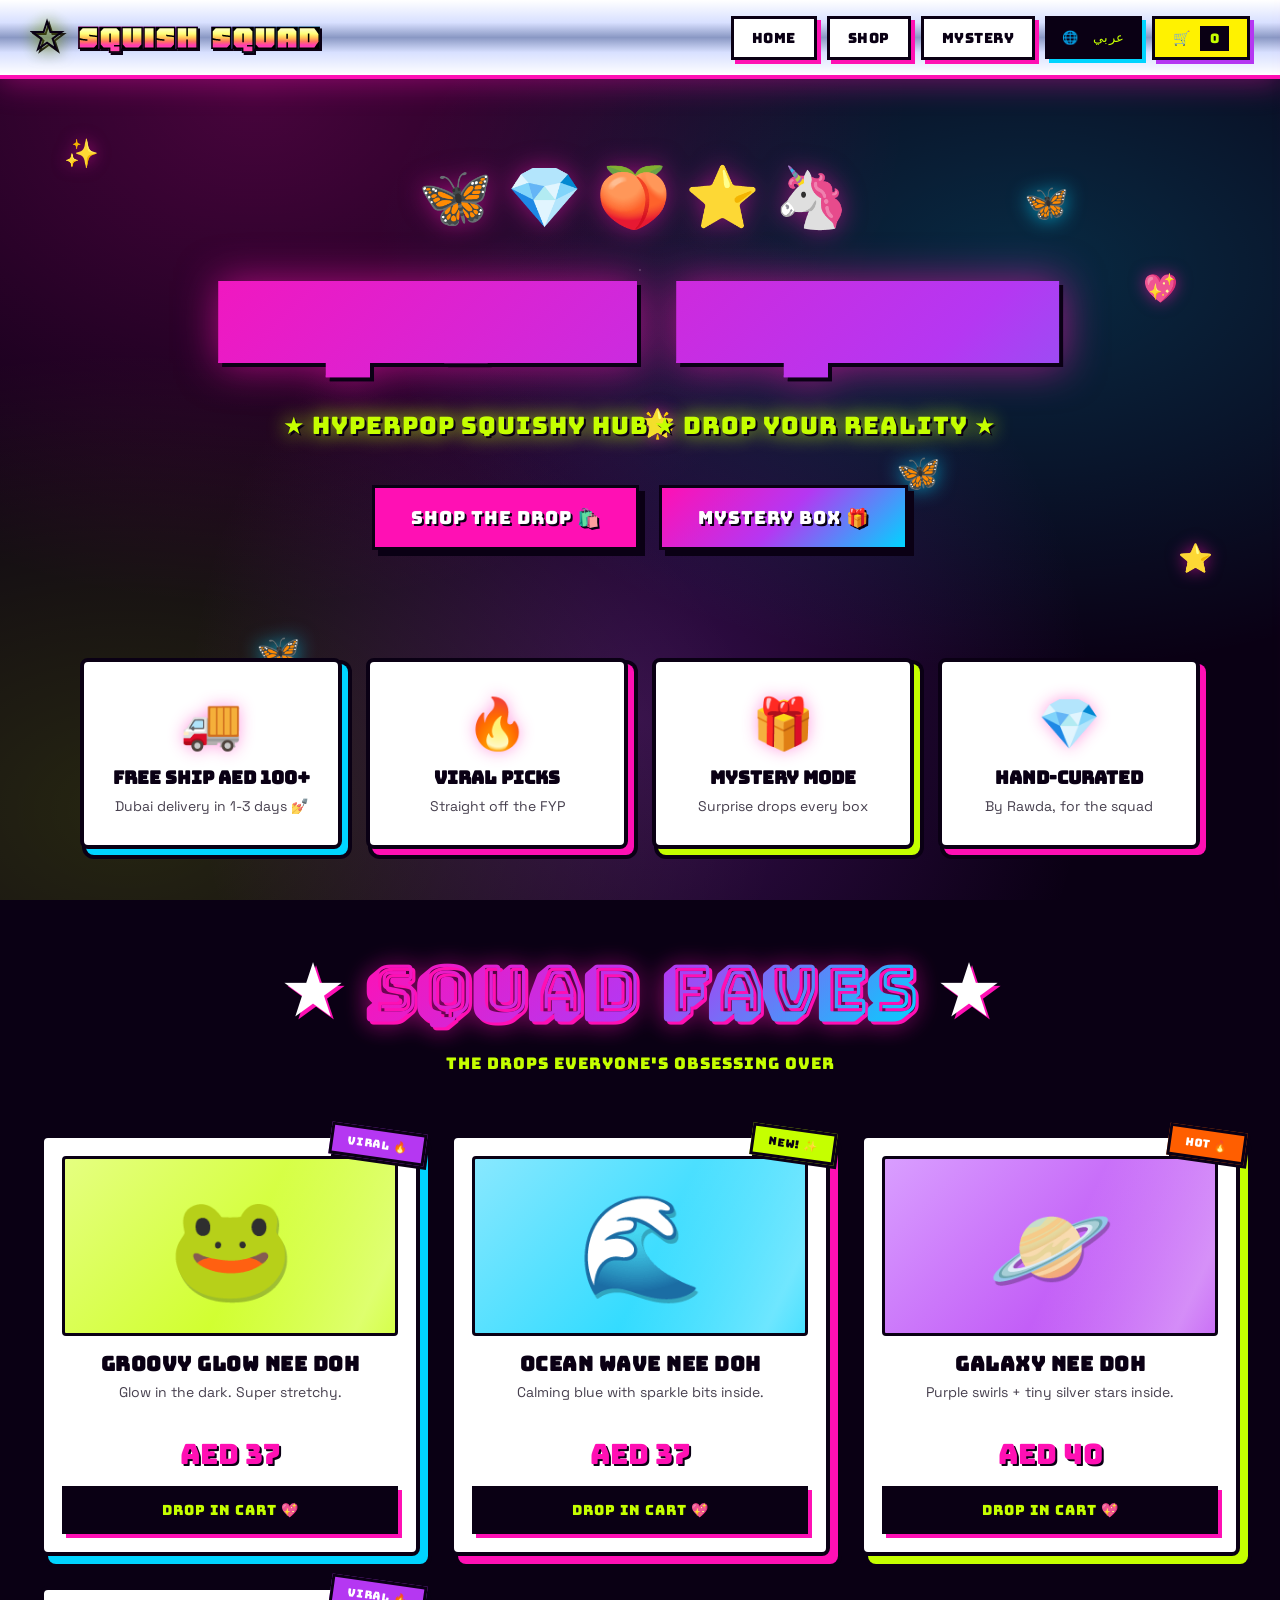
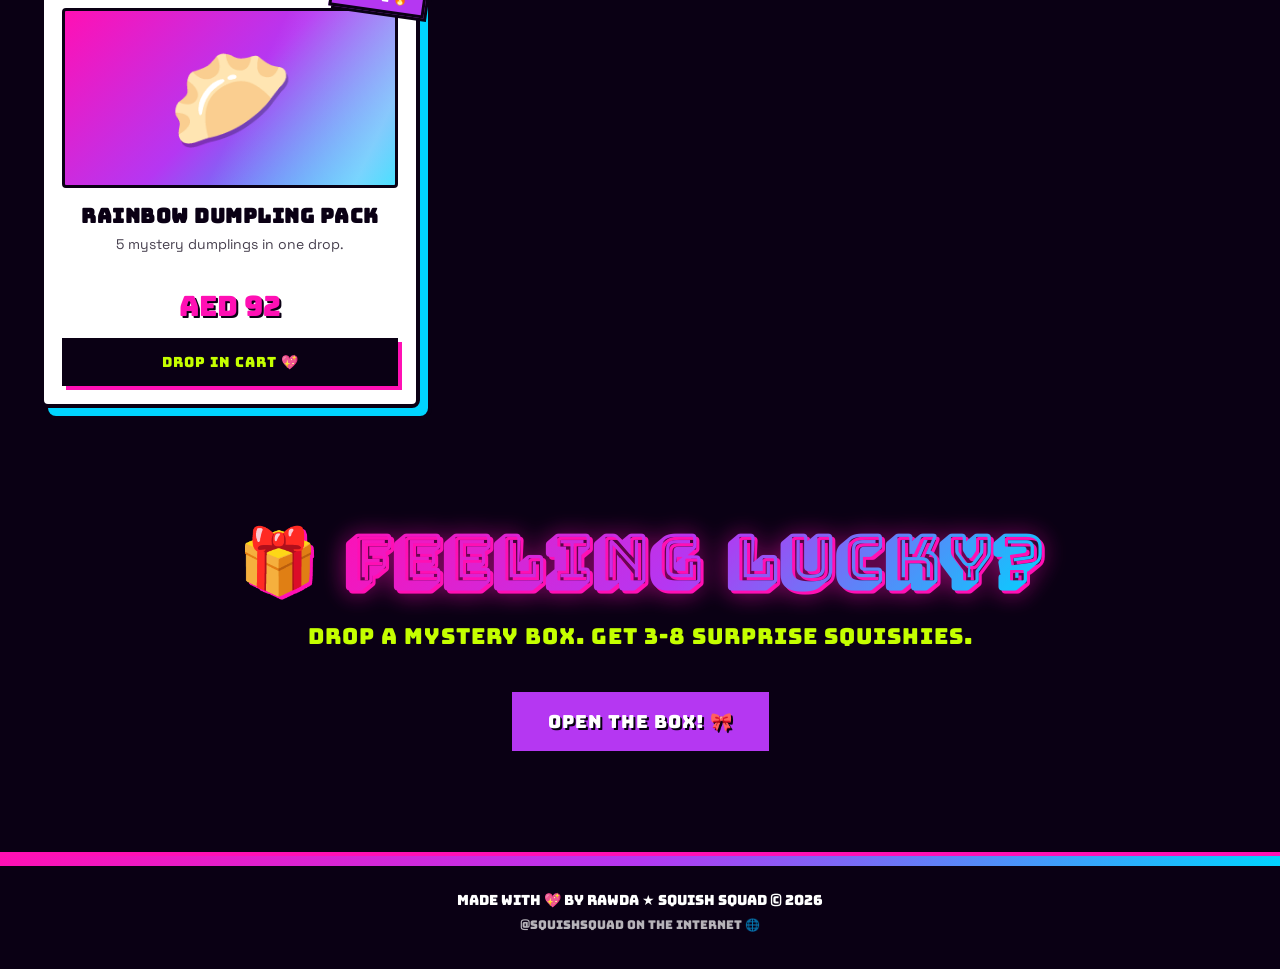
<file: index.html>
<!DOCTYPE html>
<html lang="en">
<head>
  <meta charset="UTF-8">
  <meta name="viewport" content="width=device-width, initial-scale=1.0">
  <title>Squish Squad ★ Y2K Squishy Hub</title>
  <link rel="stylesheet" href="styles.css">
  <link rel="icon" href="data:image/svg+xml,<svg xmlns=%22http://www.w3.org/2000/svg%22 viewBox=%220 0 100 100%22><text y=%22.9em%22 font-size=%2290%22>🦋</text></svg>">
</head>
<body>

  <div class="sparkle">✨</div>
  <div class="sparkle">⭐</div>
  <div class="sparkle">💖</div>
  <div class="sparkle">💎</div>
  <div class="sparkle">🌟</div>
  <div class="butterfly">🦋</div>
  <div class="butterfly">🦋</div>
  <div class="butterfly">🦋</div>

  <nav class="navbar">
    <div class="logo"><span class="star">★</span> SQUISH SQUAD</div>
    <ul class="nav-links">
      <li><a href="index.html" data-i18n="nav_home">Home</a></li>
      <li><a href="shop.html" data-i18n="nav_shop">Shop</a></li>
      <li><a href="mystery.html" data-i18n="nav_mystery">Mystery</a></li>
      <li><button class="nav-links lang-toggle" type="button"><span class="globe">🌐</span><span class="lang-label">عربي</span></button></li>
      <li><a href="#" class="cart-button">🛒 <span class="cart-count" id="cartCount">0</span></a></li>
    </ul>
  </nav>

  <section class="hero">
    <div class="hero-emojis">
      <span>🦋</span><span>💎</span><span>🍑</span><span>⭐</span><span>🦄</span>
    </div>
    <h1>SQUISH SQUAD</h1>
    <p class="tagline" data-i18n="hero_tagline">★ Hyperpop Squishy Hub ★ Drop Your Reality ★</p>
    <div>
      <a href="shop.html" class="btn btn-pink" data-i18n="btn_shop_drop">Shop the Drop 🛍️</a>
      <a href="mystery.html" class="btn btn-holo" data-i18n="btn_mystery_box">Mystery Box 🎁</a>
    </div>
  </section>

  <section class="features-row">
    <div class="feature-box">
      <span class="icon">🚚</span>
      <h3 data-i18n="feature_ship_title">Free Ship AED 100+</h3>
      <p data-i18n="feature_ship_text">Dubai delivery in 1-3 days 💅</p>
    </div>
    <div class="feature-box">
      <span class="icon">🔥</span>
      <h3 data-i18n="feature_viral_title">Viral Picks</h3>
      <p data-i18n="feature_viral_text">Straight off the FYP</p>
    </div>
    <div class="feature-box">
      <span class="icon">🎁</span>
      <h3 data-i18n="feature_mystery_title">Mystery Mode</h3>
      <p data-i18n="feature_mystery_text">Surprise drops every box</p>
    </div>
    <div class="feature-box">
      <span class="icon">💎</span>
      <h3 data-i18n="feature_curated_title">Hand-Curated</h3>
      <p data-i18n="feature_curated_text">By Rawda, for the squad</p>
    </div>
  </section>

  <h2 class="section-title">★ <span class="holo" data-i18n="section_squad_faves">Squad Faves</span> ★</h2>
  <p class="section-subtitle" data-i18n="section_squad_faves_sub">The drops everyone's obsessing over</p>

  <div class="product-grid" id="featuredGrid"></div>

  <section class="hero" style="padding: 30px 20px;">
    <h2 class="section-title" style="margin-top: 0;">🎁 <span class="holo" data-i18n="section_lucky">Feeling Lucky?</span></h2>
    <p style="font-size: 22px; margin-bottom: 30px; color: var(--cyber-lime); font-family: 'Bungee', sans-serif; text-transform: uppercase; letter-spacing: 1px;" data-i18n="section_lucky_text">Drop a Mystery Box. Get 3-8 surprise squishies.</p>
    <a href="mystery.html" class="btn btn-purple" data-i18n="btn_open_box">Open the Box! 🎀</a>
  </section>

  <footer class="footer">
    <div class="rainbow-bar"></div>
    <p data-i18n="footer_made_by">Made with 💖 by Rawda ★ Squish Squad © 2026</p>
    <p style="margin-top: 8px; opacity: 0.7; font-size: 12px;" data-i18n="footer_handle">@squishsquad on the internet 🌐</p>
  </footer>

  <div class="toast" id="toast">Added! 💖</div>

  <script src="script.js"></script>
</body>
</html>
</file>
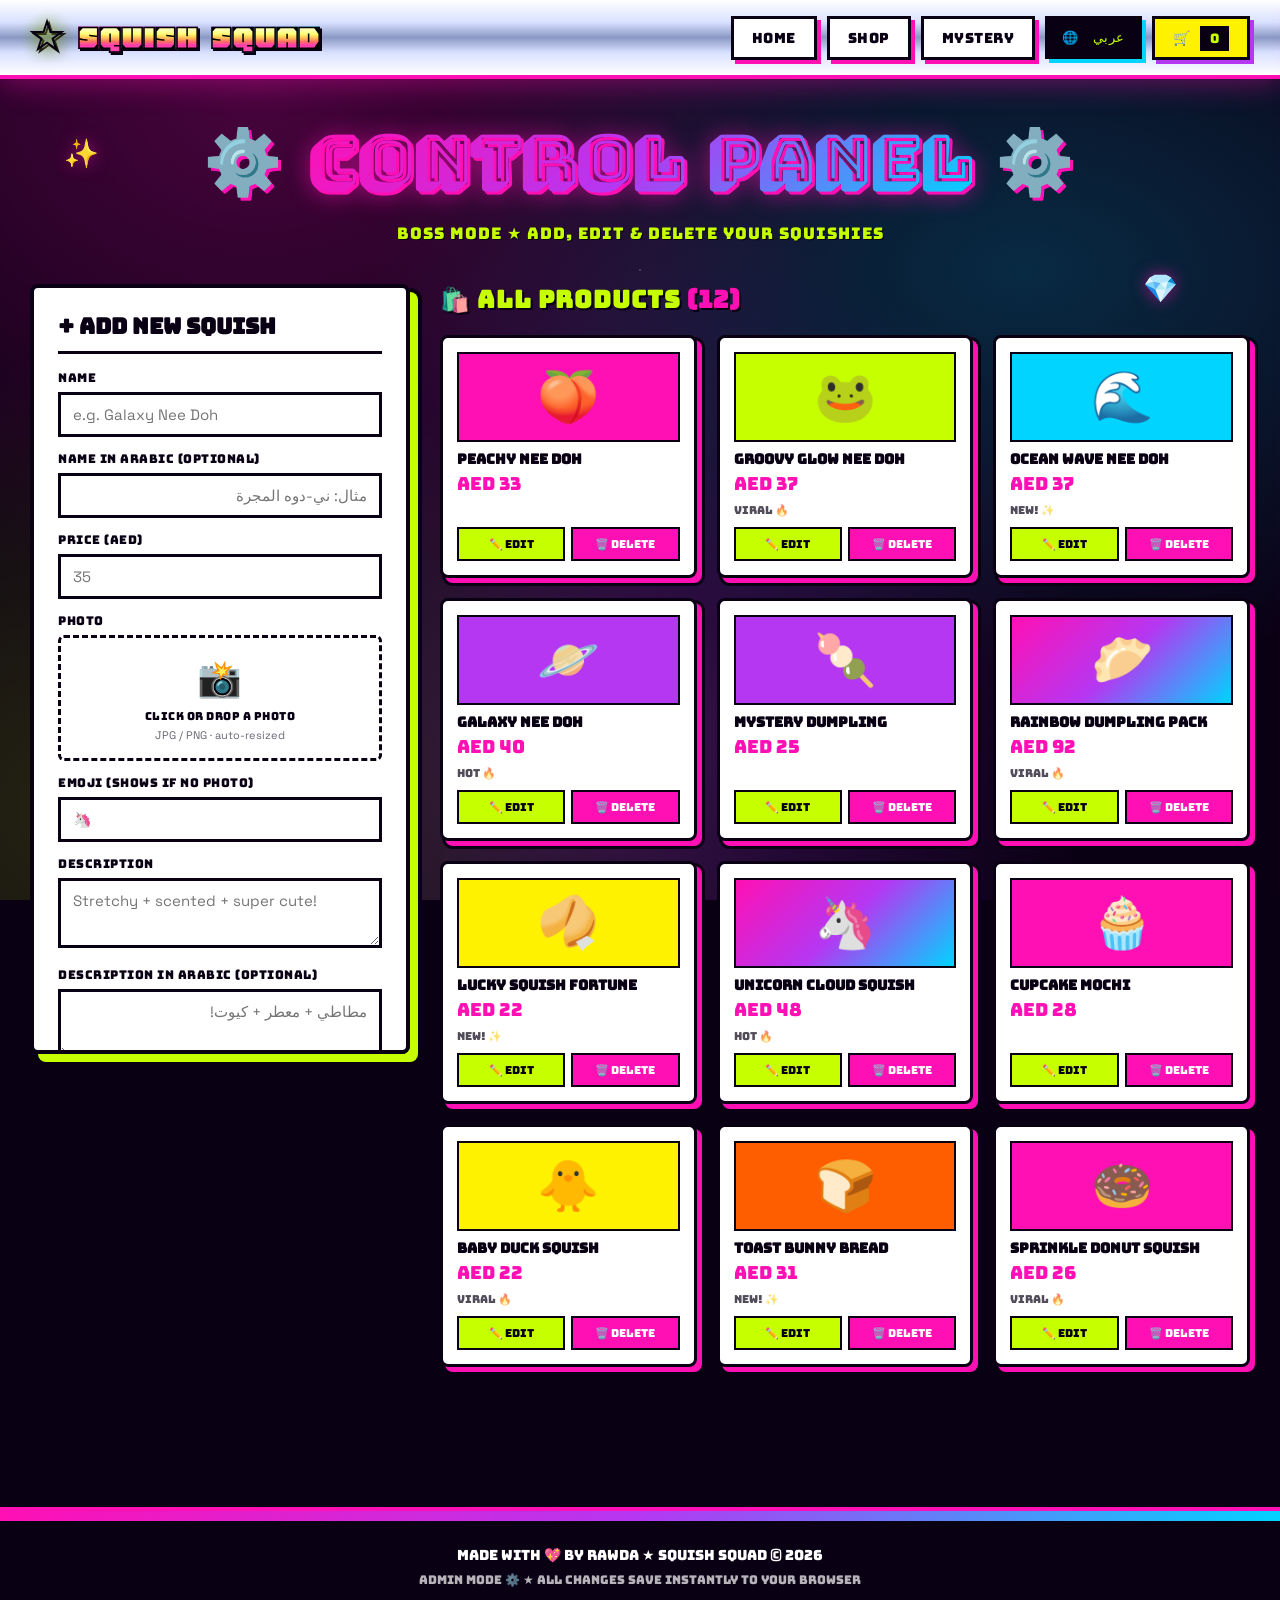
<file: admin.html>
<!DOCTYPE html>
<html lang="en">
<head>
  <meta charset="UTF-8">
  <meta name="viewport" content="width=device-width, initial-scale=1.0">
  <title>Admin Panel ★ Squish Squad</title>
  <link rel="stylesheet" href="styles.css">
  <link rel="icon" href="data:image/svg+xml,<svg xmlns=%22http://www.w3.org/2000/svg%22 viewBox=%220 0 100 100%22><text y=%22.9em%22 font-size=%2290%22>⚙️</text></svg>">
</head>
<body>

  <div class="sparkle">✨</div>
  <div class="sparkle">⭐</div>
  <div class="sparkle">💎</div>
  <div class="butterfly">🦋</div>
  <div class="butterfly">🦋</div>

  <nav class="navbar">
    <div class="logo"><span class="star">★</span> SQUISH SQUAD</div>
    <ul class="nav-links">
      <li><a href="index.html" data-i18n="nav_home">Home</a></li>
      <li><a href="shop.html" data-i18n="nav_shop">Shop</a></li>
      <li><a href="mystery.html" data-i18n="nav_mystery">Mystery</a></li>
      <li><button class="nav-links lang-toggle" type="button"><span class="globe">🌐</span><span class="lang-label">عربي</span></button></li>
      <li><a href="#" class="cart-button">🛒 <span class="cart-count" id="cartCount">0</span></a></li>
    </ul>
  </nav>

  <h1 class="section-title" style="margin-top: 40px;">⚙️ <span class="holo" data-i18n="admin_title">Control Panel</span> ⚙️</h1>
  <p class="section-subtitle" data-i18n="admin_subtitle">Boss mode ★ Add, edit &amp; delete your squishies</p>

  <div class="admin-wrap">

    <div class="admin-panel">
      <h2 id="formTitle" data-i18n="admin_form_title_add">+ Add New Squish</h2>
      <form id="productForm">
        <input type="hidden" id="productId">

        <div class="form-row">
          <label for="productName" data-i18n="admin_label_name">Name</label>
          <input type="text" id="productName" placeholder="e.g. Galaxy Nee Doh" required>
        </div>

        <div class="form-row">
          <label for="productNameAr" data-i18n="admin_label_name_ar">Name in Arabic (optional)</label>
          <input type="text" id="productNameAr" placeholder="مثال: ني-دوه المجرة" dir="rtl">
        </div>

        <div class="form-row">
          <label for="productPrice" data-i18n="admin_label_price">Price (AED)</label>
          <input type="number" id="productPrice" step="1" min="0" placeholder="35" required>
        </div>

        <div class="form-row">
          <label data-i18n="admin_label_photo">Photo</label>
          <div id="photoSlot">
            <label class="photo-upload" id="photoUpload">
              <span class="photo-upload-icon">📸</span>
              <span class="photo-upload-text">
                <span data-i18n="admin_photo_upload_text">Click or drop a photo</span>
                <span class="small" data-i18n="admin_photo_upload_small">JPG / PNG · auto-resized</span>
              </span>
              <input type="file" id="productPhotoFile" accept="image/*">
            </label>
          </div>
          <input type="hidden" id="productImage">
        </div>

        <div class="form-row">
          <label for="productEmoji" data-i18n="admin_label_emoji">Emoji (shows if no photo)</label>
          <input type="text" id="productEmoji" placeholder="🦄" maxlength="4" required>
        </div>

        <div class="form-row">
          <label for="productDesc" data-i18n="admin_label_desc">Description</label>
          <textarea id="productDesc" placeholder="Stretchy + scented + super cute!" required></textarea>
        </div>

        <div class="form-row">
          <label for="productDescAr" data-i18n="admin_label_desc_ar">Description in Arabic (optional)</label>
          <textarea id="productDescAr" placeholder="مطاطي + معطر + كيوت!" dir="rtl"></textarea>
        </div>

        <div class="form-row">
          <label data-i18n="admin_label_color">Color</label>
          <div class="color-picker" id="colorPicker">
            <div class="color-swatch selected" data-color="pink" title="Pink"></div>
            <div class="color-swatch" data-color="blue" title="Blue"></div>
            <div class="color-swatch" data-color="lime" title="Lime"></div>
            <div class="color-swatch" data-color="yellow" title="Yellow"></div>
            <div class="color-swatch" data-color="purple" title="Purple"></div>
            <div class="color-swatch" data-color="orange" title="Orange"></div>
            <div class="color-swatch" data-color="rainbow" title="Holo" style="grid-column: span 2;"></div>
          </div>
          <input type="hidden" id="productColor" value="pink">
        </div>

        <div class="form-row">
          <label for="productBadge" data-i18n="admin_label_badge">Badge (optional)</label>
          <select id="productBadge">
            <option value="" data-i18n="badge_none">No badge</option>
            <option value="new" data-i18n="badge_new">NEW! ✨</option>
            <option value="viral" data-i18n="badge_viral">VIRAL 🔥</option>
            <option value="hot" data-i18n="badge_hot">HOT 🔥</option>
            <option value="holo" data-i18n="badge_limited">LIMITED ★</option>
          </select>
        </div>

        <div class="form-row">
          <label for="productCategory" data-i18n="admin_label_category">Category</label>
          <select id="productCategory">
            <option value="needoh" data-i18n="cat_needoh">Nee Doh</option>
            <option value="mystery" data-i18n="cat_mystery">Mystery</option>
            <option value="cute" data-i18n="cat_cute">Cute</option>
            <option value="needoh viral" data-i18n="cat_needoh_viral">Nee Doh + Viral</option>
            <option value="mystery viral" data-i18n="cat_mystery_viral">Mystery + Viral</option>
            <option value="cute viral" data-i18n="cat_cute_viral">Cute + Viral</option>
          </select>
        </div>

        <div class="form-actions">
          <button type="submit" class="btn btn-pink" id="submitBtn" data-i18n="admin_btn_add">Add Squish ✨</button>
          <button type="button" class="btn btn-yellow" id="cancelBtn" style="display: none;" data-i18n="admin_btn_cancel">Cancel</button>
        </div>
      </form>

      <div style="margin-top: 20px; padding-top: 16px; border-top: 3px dashed var(--jet-black); display: flex; flex-direction: column; gap: 8px;">
        <button type="button" class="btn btn-purple" id="resetBtn" style="font-size: 12px; padding: 10px;" data-i18n="admin_btn_reset">↺ Reset to Defaults</button>
      </div>
    </div>

    <div>
      <h2 style="font-family: 'Bungee', sans-serif; color: var(--cyber-lime); text-transform: uppercase; margin-bottom: 20px; text-shadow: 2px 2px 0 var(--jet-black); letter-spacing: 1px;">
        🛍️ <span data-i18n="admin_all_products">All Products</span> <span id="productCount" style="color: var(--neon-pink);">(0)</span>
      </h2>
      <div class="admin-products" id="adminProducts"></div>
    </div>

  </div>

  <footer class="footer">
    <div class="rainbow-bar"></div>
    <p data-i18n="footer_made_by">Made with 💖 by Rawda ★ Squish Squad © 2026</p>
    <p style="margin-top: 8px; opacity: 0.7; font-size: 12px;" data-i18n="admin_footer_hint">Admin mode ⚙️ ★ All changes save instantly to your browser</p>
  </footer>

  <div class="toast" id="toast">Saved! 💖</div>

  <script src="script.js"></script>
</body>
</html>
</file>
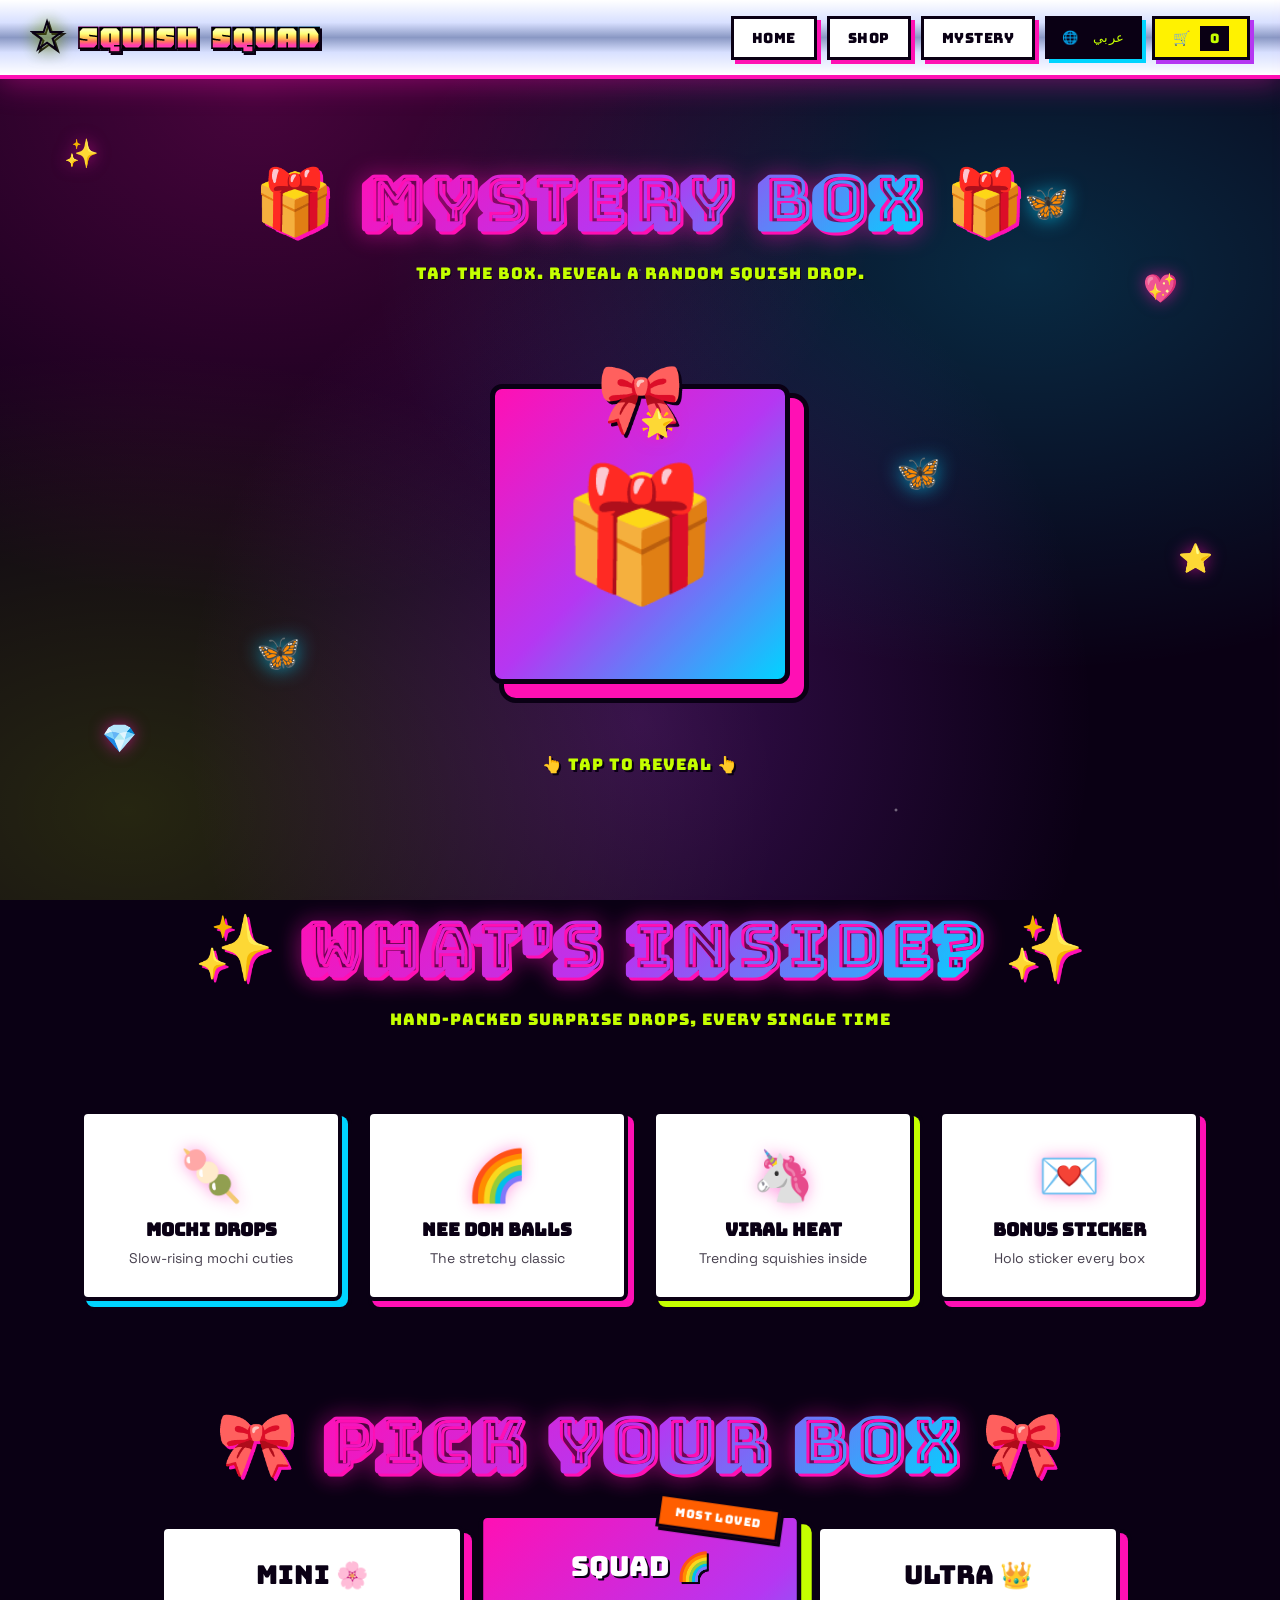
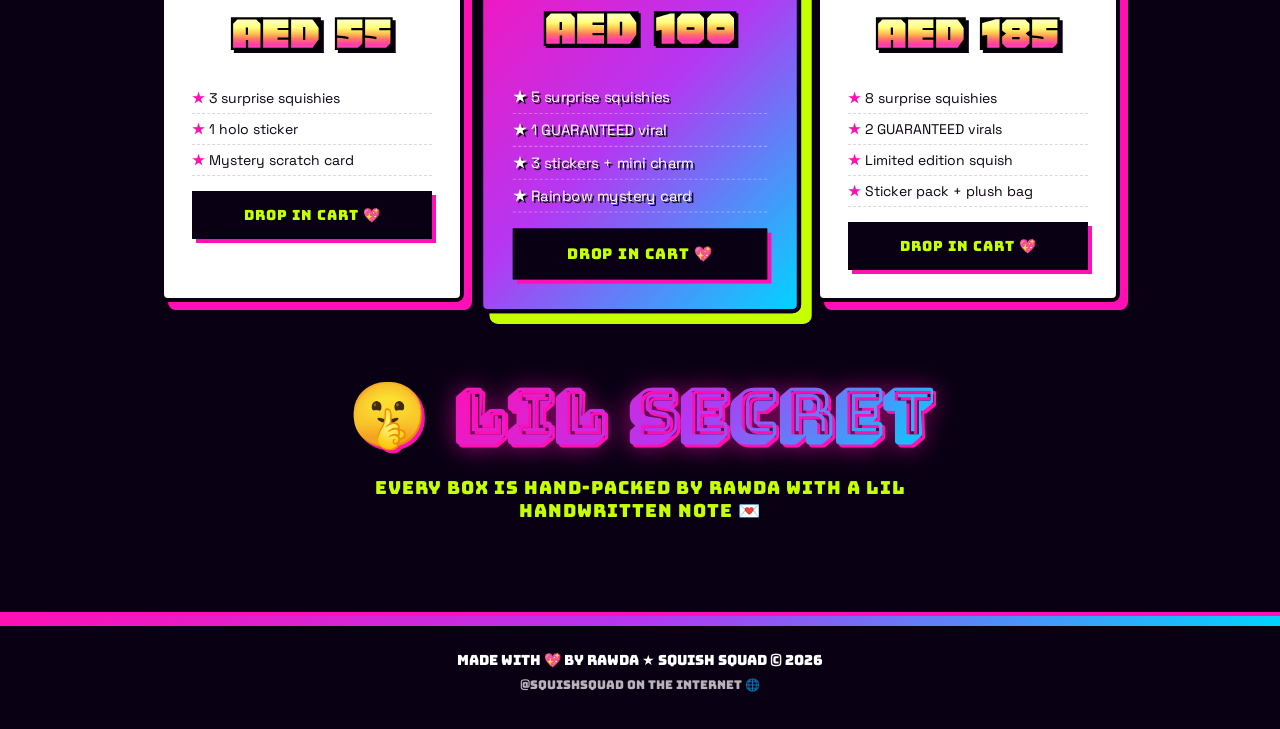
<file: mystery.html>
<!DOCTYPE html>
<html lang="en">
<head>
  <meta charset="UTF-8">
  <meta name="viewport" content="width=device-width, initial-scale=1.0">
  <title>Mystery Box ★ Squish Squad</title>
  <link rel="stylesheet" href="styles.css">
  <link rel="icon" href="data:image/svg+xml,<svg xmlns=%22http://www.w3.org/2000/svg%22 viewBox=%220 0 100 100%22><text y=%22.9em%22 font-size=%2290%22>🎁</text></svg>">
</head>
<body>

  <div class="sparkle">✨</div>
  <div class="sparkle">⭐</div>
  <div class="sparkle">💖</div>
  <div class="sparkle">💎</div>
  <div class="sparkle">🌟</div>
  <div class="butterfly">🦋</div>
  <div class="butterfly">🦋</div>
  <div class="butterfly">🦋</div>

  <nav class="navbar">
    <div class="logo"><span class="star">★</span> SQUISH SQUAD</div>
    <ul class="nav-links">
      <li><a href="index.html" data-i18n="nav_home">Home</a></li>
      <li><a href="shop.html" data-i18n="nav_shop">Shop</a></li>
      <li><a href="mystery.html" data-i18n="nav_mystery">Mystery</a></li>
      <li><button class="nav-links lang-toggle" type="button"><span class="globe">🌐</span><span class="lang-label">عربي</span></button></li>
      <li><a href="#" class="cart-button">🛒 <span class="cart-count" id="cartCount">0</span></a></li>
    </ul>
  </nav>

  <section class="mystery-hero">
    <h1 class="section-title" style="margin-top: 20px;">🎁 <span class="holo" data-i18n="mystery_title">Mystery Box</span> 🎁</h1>
    <p class="section-subtitle" data-i18n="mystery_subtitle">Tap the box. Reveal a random squish drop.</p>
  </section>

  <div class="mystery-box-wrap">
    <div class="mystery-box" id="mysteryBox">🎁</div>
  </div>
  <p class="mystery-hint" data-i18n="mystery_tap_hint">👆 Tap to reveal 👆</p>
  <div id="mysteryReveal"></div>

  <h2 class="section-title">✨ <span class="holo" data-i18n="mystery_inside_title">What's Inside?</span> ✨</h2>
  <p class="section-subtitle" data-i18n="mystery_inside_sub">Hand-packed surprise drops, every single time</p>

  <div class="features-row">
    <div class="feature-box">
      <span class="icon">🍡</span>
      <h3 data-i18n="feature_mochi_title">Mochi Drops</h3>
      <p data-i18n="feature_mochi_text">Slow-rising mochi cuties</p>
    </div>
    <div class="feature-box">
      <span class="icon">🌈</span>
      <h3 data-i18n="feature_needoh_title">Nee Doh Balls</h3>
      <p data-i18n="feature_needoh_text">The stretchy classic</p>
    </div>
    <div class="feature-box">
      <span class="icon">🦄</span>
      <h3 data-i18n="feature_viral_pick_title">Viral Heat</h3>
      <p data-i18n="feature_viral_pick_text">Trending squishies inside</p>
    </div>
    <div class="feature-box">
      <span class="icon">💌</span>
      <h3 data-i18n="feature_sticker_title">Bonus Sticker</h3>
      <p data-i18n="feature_sticker_text">Holo sticker every box</p>
    </div>
  </div>

  <h2 class="section-title">🎀 <span class="holo" data-i18n="mystery_pick_title">Pick Your Box</span> 🎀</h2>

  <div class="mystery-pricing">

    <div class="tier-card">
      <div class="tier-name" data-i18n="tier_mini_name">Mini 🌸</div>
      <div class="tier-price">AED 55</div>
      <ul class="tier-includes">
        <li data-i18n="tier_mini_1">3 surprise squishies</li>
        <li data-i18n="tier_mini_2">1 holo sticker</li>
        <li data-i18n="tier_mini_3">Mystery scratch card</li>
      </ul>
      <button class="add-to-cart" data-product="Mini Mystery Box" data-i18n="btn_drop_in_cart">Drop in Cart 💖</button>
    </div>

    <div class="tier-card featured">
      <div class="product-badge hot" style="position: absolute; top: -16px; right: 16px;" data-i18n="tier_most_loved">MOST LOVED</div>
      <div class="tier-name" data-i18n="tier_squad_name">Squad 🌈</div>
      <div class="tier-price">AED 100</div>
      <ul class="tier-includes">
        <li data-i18n="tier_squad_1">5 surprise squishies</li>
        <li data-i18n="tier_squad_2">1 GUARANTEED viral</li>
        <li data-i18n="tier_squad_3">3 stickers + mini charm</li>
        <li data-i18n="tier_squad_4">Rainbow mystery card</li>
      </ul>
      <button class="add-to-cart" data-product="Squad Mystery Box" data-i18n="btn_drop_in_cart">Drop in Cart 💖</button>
    </div>

    <div class="tier-card">
      <div class="tier-name" data-i18n="tier_ultra_name">Ultra 👑</div>
      <div class="tier-price">AED 185</div>
      <ul class="tier-includes">
        <li data-i18n="tier_ultra_1">8 surprise squishies</li>
        <li data-i18n="tier_ultra_2">2 GUARANTEED virals</li>
        <li data-i18n="tier_ultra_3">Limited edition squish</li>
        <li data-i18n="tier_ultra_4">Sticker pack + plush bag</li>
      </ul>
      <button class="add-to-cart" data-product="Ultra Mystery Box" data-i18n="btn_drop_in_cart">Drop in Cart 💖</button>
    </div>

  </div>

  <section class="hero" style="padding: 30px 20px;">
    <h2 class="section-title" style="margin-top: 0;">🤫 <span class="holo" data-i18n="mystery_secret_title">Lil Secret</span></h2>
    <p style="font-size: 18px; max-width: 600px; margin: 0 auto; color: var(--cyber-lime); font-family: 'Bungee', sans-serif; text-transform: uppercase; letter-spacing: 1px;" data-i18n="mystery_secret_text">
      Every box is hand-packed by Rawda with a lil handwritten note 💌
    </p>
  </section>

  <footer class="footer">
    <div class="rainbow-bar"></div>
    <p data-i18n="footer_made_by">Made with 💖 by Rawda ★ Squish Squad © 2026</p>
    <p style="margin-top: 8px; opacity: 0.7; font-size: 12px;" data-i18n="footer_handle">@squishsquad on the internet 🌐</p>
  </footer>

  <div class="toast" id="toast">Added! 💖</div>

  <script src="script.js"></script>
</body>
</html>
</file>
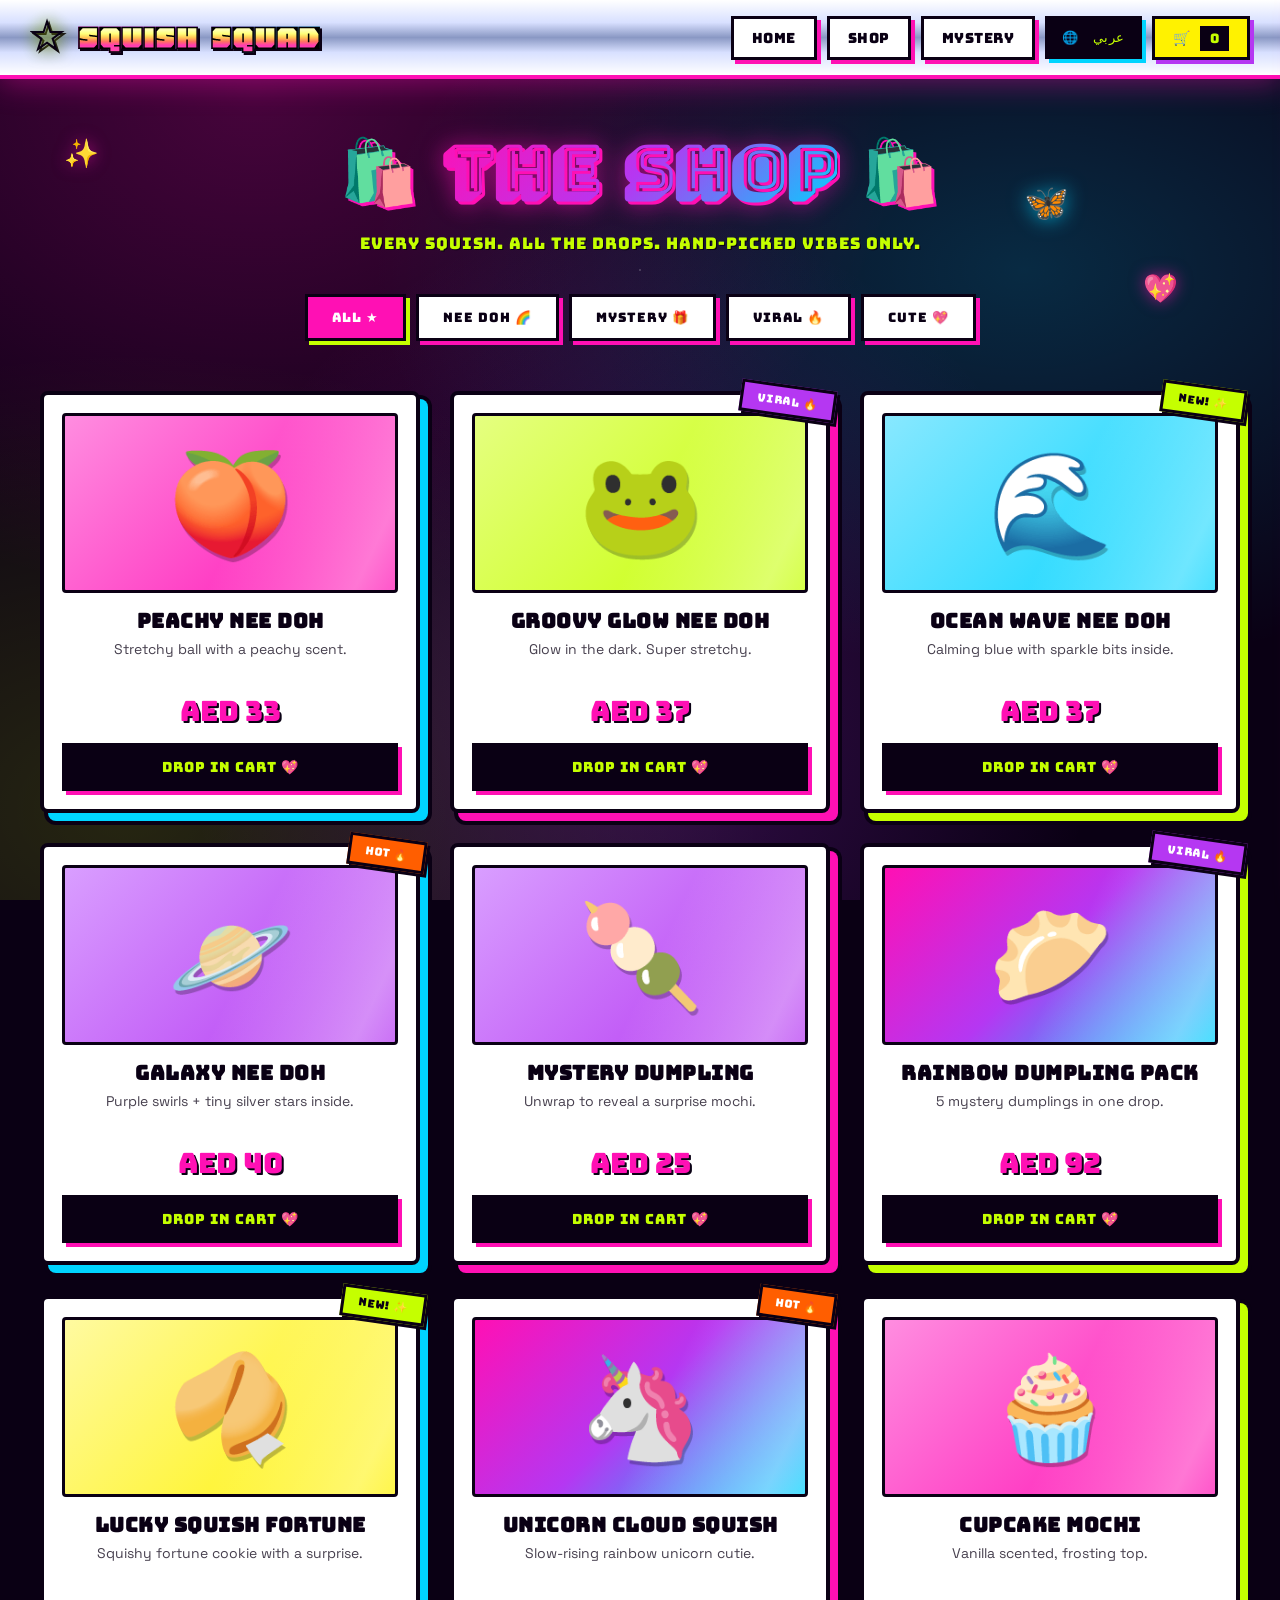
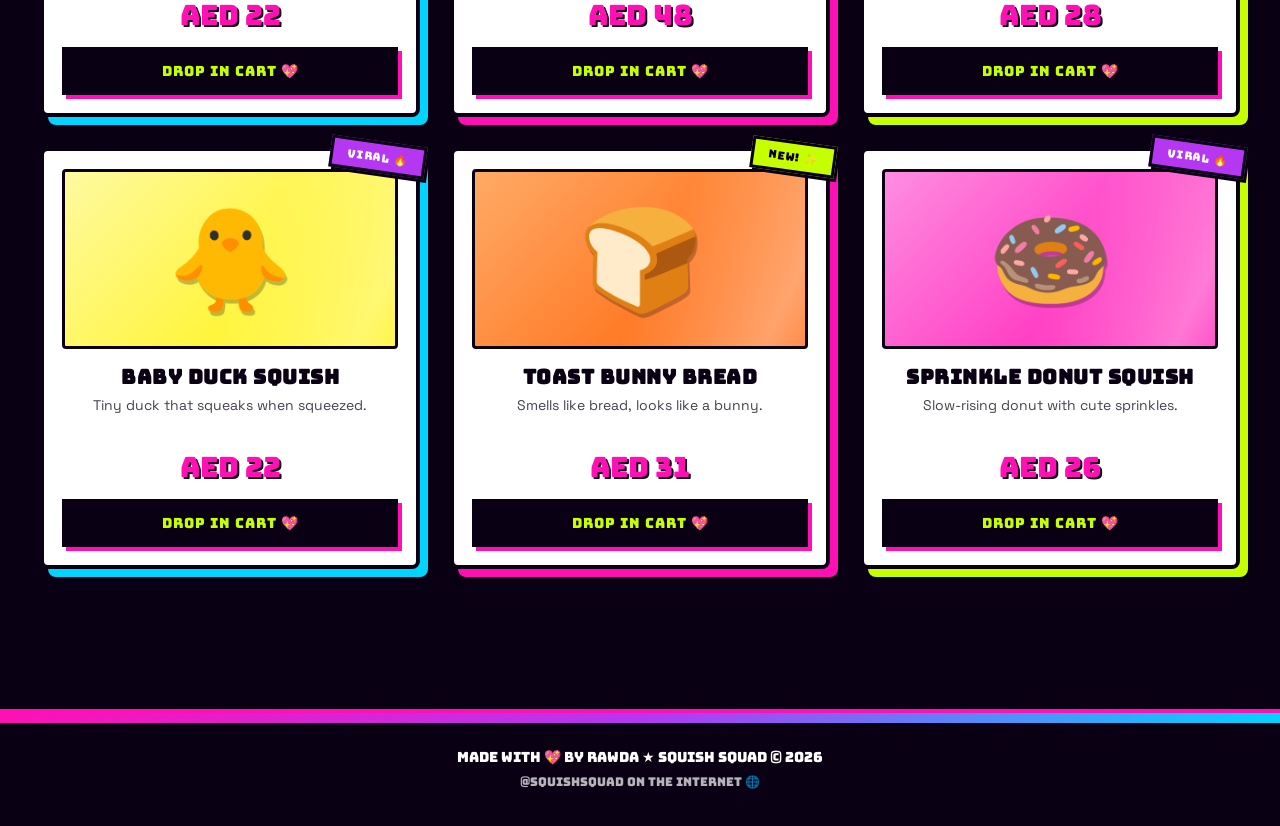
<file: shop.html>
<!DOCTYPE html>
<html lang="en">
<head>
  <meta charset="UTF-8">
  <meta name="viewport" content="width=device-width, initial-scale=1.0">
  <title>Shop ★ Squish Squad</title>
  <link rel="stylesheet" href="styles.css">
  <link rel="icon" href="data:image/svg+xml,<svg xmlns=%22http://www.w3.org/2000/svg%22 viewBox=%220 0 100 100%22><text y=%22.9em%22 font-size=%2290%22>🛍️</text></svg>">
</head>
<body>

  <div class="sparkle">✨</div>
  <div class="sparkle">⭐</div>
  <div class="sparkle">💖</div>
  <div class="sparkle">💎</div>
  <div class="sparkle">🌟</div>
  <div class="butterfly">🦋</div>
  <div class="butterfly">🦋</div>
  <div class="butterfly">🦋</div>

  <nav class="navbar">
    <div class="logo"><span class="star">★</span> SQUISH SQUAD</div>
    <ul class="nav-links">
      <li><a href="index.html" data-i18n="nav_home">Home</a></li>
      <li><a href="shop.html" data-i18n="nav_shop">Shop</a></li>
      <li><a href="mystery.html" data-i18n="nav_mystery">Mystery</a></li>
      <li><button class="nav-links lang-toggle" type="button"><span class="globe">🌐</span><span class="lang-label">عربي</span></button></li>
      <li><a href="#" class="cart-button">🛒 <span class="cart-count" id="cartCount">0</span></a></li>
    </ul>
  </nav>

  <h1 class="section-title" style="margin-top: 50px;">🛍️ <span class="holo" data-i18n="shop_title">The Shop</span> 🛍️</h1>
  <p class="section-subtitle" data-i18n="shop_subtitle">Every squish. All the drops. Hand-picked vibes only.</p>

  <div class="filters" id="filters">
    <button class="filter-pill active" data-filter="all" data-i18n="filter_all">All ★</button>
    <button class="filter-pill" data-filter="needoh" data-i18n="filter_needoh">Nee Doh 🌈</button>
    <button class="filter-pill" data-filter="mystery" data-i18n="filter_mystery">Mystery 🎁</button>
    <button class="filter-pill" data-filter="viral" data-i18n="filter_viral">Viral 🔥</button>
    <button class="filter-pill" data-filter="cute" data-i18n="filter_cute">Cute 💖</button>
  </div>

  <div class="product-grid" id="productGrid"></div>

  <footer class="footer">
    <div class="rainbow-bar"></div>
    <p data-i18n="footer_made_by">Made with 💖 by Rawda ★ Squish Squad © 2026</p>
    <p style="margin-top: 8px; opacity: 0.7; font-size: 12px;" data-i18n="footer_handle">@squishsquad on the internet 🌐</p>
  </footer>

  <div class="toast" id="toast">Added! 💖</div>

  <script src="script.js"></script>
</body>
</html>
</file>
<file: styles.css>
/* ============================================
   SQUISH SQUAD — Y2K HYPERPOP edition ✨🦋
   ============================================ */

@import url('https://fonts.googleapis.com/css2?family=Honk&family=Bungee&family=Bungee+Shade&family=Space+Grotesk:wght@400;500;700&family=Cairo:wght@400;700;900&family=Lalezar&display=swap');

* {
  margin: 0;
  padding: 0;
  box-sizing: border-box;
}

:root {
  --neon-pink: #ff10b4;
  --hot-pink: #ff3ec9;
  --cyber-lime: #c5ff00;
  --electric-blue: #00d4ff;
  --hologram-purple: #b537f2;
  --neon-yellow: #fff200;
  --deep-purple: #1a0033;
  --jet-black: #0a0014;
  --chrome-light: #f8f5ff;
  --chrome-dark: #aab4d8;
  --hot-orange: #ff5e00;
  --bubble-pink: #ffb6e1;

  /* the iconic holographic gradient */
  --holo: linear-gradient(135deg,
    #ff10b4 0%,
    #b537f2 25%,
    #00d4ff 50%,
    #c5ff00 75%,
    #fff200 100%);

  --chrome: linear-gradient(180deg,
    #ffffff 0%,
    #d8e0ff 30%,
    #8a98c4 50%,
    #d8e0ff 70%,
    #ffffff 100%);
}

html { scroll-behavior: smooth; }

body {
  font-family: 'Space Grotesk', sans-serif;
  background: var(--jet-black);
  color: white;
  min-height: 100vh;
  overflow-x: hidden;
  position: relative;
  background-image:
    radial-gradient(ellipse at 20% 10%, rgba(255, 16, 180, 0.25) 0%, transparent 45%),
    radial-gradient(ellipse at 80% 30%, rgba(0, 212, 255, 0.2) 0%, transparent 45%),
    radial-gradient(ellipse at 50% 80%, rgba(181, 55, 242, 0.25) 0%, transparent 50%),
    radial-gradient(ellipse at 10% 90%, rgba(197, 255, 0, 0.15) 0%, transparent 40%);
  background-attachment: fixed;
}

/* tiny stars in the background */
body::before {
  content: '';
  position: fixed;
  inset: 0;
  background-image:
    radial-gradient(1px 1px at 25% 15%, white, transparent),
    radial-gradient(1px 1px at 75% 35%, white, transparent),
    radial-gradient(2px 2px at 50% 60%, #c5ff00, transparent),
    radial-gradient(1px 1px at 15% 75%, white, transparent),
    radial-gradient(1px 1px at 85% 85%, #ff10b4, transparent),
    radial-gradient(2px 2px at 35% 45%, white, transparent),
    radial-gradient(1px 1px at 65% 25%, #00d4ff, transparent);
  background-size: 200% 200%;
  opacity: 0.6;
  pointer-events: none;
  z-index: 0;
  animation: twinkle 8s ease-in-out infinite;
}

@keyframes twinkle {
  0%, 100% { opacity: 0.3; }
  50% { opacity: 0.8; }
}

main, nav, section, footer, .product-grid, .features-row, .mystery-pricing, .filters, .admin-wrap {
  position: relative;
  z-index: 1;
}

/* ============================================
   NAVIGATION BAR — chrome + holo
   ============================================ */
.navbar {
  background: var(--chrome);
  padding: 14px 30px;
  display: flex;
  justify-content: space-between;
  align-items: center;
  position: sticky;
  top: 0;
  z-index: 100;
  border-bottom: 4px solid var(--neon-pink);
  box-shadow: 0 4px 30px rgba(255, 16, 180, 0.4);
}

.logo {
  font-family: 'Honk', sans-serif;
  font-size: 38px;
  background: var(--holo);
  background-size: 200% 200%;
  -webkit-background-clip: text;
  background-clip: text;
  -webkit-text-fill-color: transparent;
  text-stroke: 2px var(--jet-black);
  -webkit-text-stroke: 2px var(--jet-black);
  letter-spacing: 2px;
  animation: holoShift 5s linear infinite;
  filter: drop-shadow(2px 2px 0 var(--jet-black));
}

@keyframes holoShift {
  0% { background-position: 0% 50%; }
  50% { background-position: 100% 50%; }
  100% { background-position: 0% 50%; }
}

.logo .star {
  display: inline-block;
  animation: spin 4s linear infinite;
  filter: drop-shadow(0 0 8px var(--cyber-lime));
}

@keyframes spin {
  from { transform: rotate(0deg); }
  to { transform: rotate(360deg); }
}

.nav-links {
  display: flex;
  gap: 10px;
  list-style: none;
  align-items: center;
}

.nav-links a {
  color: var(--jet-black);
  text-decoration: none;
  font-family: 'Bungee', sans-serif;
  font-size: 14px;
  padding: 10px 18px;
  background: white;
  border: 3px solid var(--jet-black);
  border-radius: 0;
  transition: all 0.15s;
  text-transform: uppercase;
  box-shadow: 4px 4px 0 var(--neon-pink);
  letter-spacing: 0.5px;
}

.nav-links a:hover {
  background: var(--cyber-lime);
  transform: translate(-2px, -2px);
  box-shadow: 6px 6px 0 var(--electric-blue);
}

.cart-button {
  background: var(--neon-yellow) !important;
  box-shadow: 4px 4px 0 var(--hologram-purple) !important;
}

.cart-button:hover {
  background: var(--neon-pink) !important;
  color: white !important;
}

.cart-count {
  background: var(--jet-black);
  color: var(--cyber-lime);
  padding: 2px 8px;
  border-radius: 0;
  margin-left: 6px;
  font-family: 'Bungee', sans-serif;
  font-size: 13px;
  border: 2px solid var(--jet-black);
}

/* ============================================
   HERO
   ============================================ */
.hero {
  padding: 80px 40px 60px;
  text-align: center;
  position: relative;
}

.hero h1 {
  font-family: 'Honk', sans-serif;
  font-size: clamp(60px, 12vw, 140px);
  background: var(--holo);
  background-size: 300% 300%;
  -webkit-background-clip: text;
  background-clip: text;
  -webkit-text-fill-color: transparent;
  animation: holoShift 4s linear infinite;
  filter: drop-shadow(4px 4px 0 var(--jet-black)) drop-shadow(0 0 20px rgba(255, 16, 180, 0.6));
  letter-spacing: 3px;
  line-height: 0.9;
  margin-bottom: 24px;
}

.hero .tagline {
  font-family: 'Bungee', sans-serif;
  font-size: clamp(16px, 2.5vw, 24px);
  color: var(--cyber-lime);
  margin-bottom: 36px;
  text-shadow: 2px 2px 0 var(--jet-black), 0 0 20px var(--cyber-lime);
  letter-spacing: 1px;
  text-transform: uppercase;
}

.hero-emojis {
  font-size: 60px;
  margin-bottom: 24px;
  letter-spacing: 14px;
  filter: drop-shadow(0 0 12px rgba(255, 16, 180, 0.5));
}

.hero-emojis span {
  display: inline-block;
  animation: bounce 2s ease-in-out infinite;
}
.hero-emojis span:nth-child(2) { animation-delay: 0.2s; }
.hero-emojis span:nth-child(3) { animation-delay: 0.4s; }
.hero-emojis span:nth-child(4) { animation-delay: 0.6s; }
.hero-emojis span:nth-child(5) { animation-delay: 0.8s; }

@keyframes bounce {
  0%, 100% { transform: translateY(0) rotate(-8deg); }
  50% { transform: translateY(-25px) rotate(8deg); }
}

/* ============================================
   BUTTONS — chunky chrome
   ============================================ */
.btn {
  display: inline-block;
  padding: 18px 36px;
  font-family: 'Bungee', sans-serif;
  font-size: 18px;
  text-decoration: none;
  border: 3px solid var(--jet-black);
  cursor: pointer;
  transition: all 0.15s;
  margin: 8px;
  text-transform: uppercase;
  letter-spacing: 1px;
  border-radius: 0;
  position: relative;
  box-shadow: 6px 6px 0 var(--jet-black);
}

.btn:hover {
  transform: translate(-3px, -3px);
  box-shadow: 9px 9px 0 var(--jet-black);
}

.btn:active {
  transform: translate(3px, 3px);
  box-shadow: 2px 2px 0 var(--jet-black);
}

.btn-pink {
  background: var(--neon-pink);
  color: white;
  text-shadow: 2px 2px 0 var(--jet-black);
}

.btn-yellow {
  background: var(--neon-yellow);
  color: var(--jet-black);
}

.btn-mint, .btn-lime {
  background: var(--cyber-lime);
  color: var(--jet-black);
}

.btn-purple {
  background: var(--hologram-purple);
  color: white;
  text-shadow: 2px 2px 0 var(--jet-black);
}

.btn-holo {
  background: var(--holo);
  background-size: 200% 200%;
  color: white;
  text-shadow: 2px 2px 0 var(--jet-black);
  animation: holoShift 3s linear infinite;
}

/* ============================================
   SECTION TITLES
   ============================================ */
.section-title {
  font-family: 'Bungee Shade', 'Bungee', sans-serif;
  font-size: clamp(36px, 6vw, 64px);
  text-align: center;
  margin: 60px 20px 20px;
  color: white;
  letter-spacing: 2px;
  text-transform: uppercase;
  filter: drop-shadow(3px 3px 0 var(--neon-pink));
}

.section-title .rainbow,
.section-title .holo {
  background: var(--holo);
  background-size: 200% 200%;
  -webkit-background-clip: text;
  background-clip: text;
  -webkit-text-fill-color: transparent;
  animation: holoShift 4s linear infinite;
  filter: drop-shadow(0 0 12px rgba(255, 16, 180, 0.4));
}

.section-subtitle {
  text-align: center;
  font-family: 'Bungee', sans-serif;
  font-size: 16px;
  color: var(--cyber-lime);
  margin-bottom: 40px;
  text-transform: uppercase;
  letter-spacing: 1px;
  text-shadow: 1px 1px 0 var(--jet-black);
}

/* ============================================
   PRODUCT GRID — sticker style cards
   ============================================ */
.product-grid {
  display: grid;
  grid-template-columns: repeat(auto-fill, minmax(280px, 1fr));
  gap: 30px;
  padding: 20px 40px 80px;
  max-width: 1400px;
  margin: 0 auto;
}

.product-card {
  background: white;
  border: 4px solid var(--jet-black);
  border-radius: 8px;
  padding: 18px;
  text-align: center;
  box-shadow: 8px 8px 0 var(--neon-pink), 8px 8px 0 4px var(--jet-black);
  transition: all 0.2s;
  position: relative;
  color: var(--jet-black);
}

.product-card:nth-child(3n) { box-shadow: 8px 8px 0 var(--cyber-lime), 8px 8px 0 4px var(--jet-black); }
.product-card:nth-child(3n+1) { box-shadow: 8px 8px 0 var(--electric-blue), 8px 8px 0 4px var(--jet-black); }

.product-card:hover {
  transform: translate(-4px, -4px) rotate(-1.5deg);
  box-shadow: 12px 12px 0 var(--hologram-purple), 12px 12px 0 4px var(--jet-black);
}

.product-image {
  width: 100%;
  height: 180px;
  border-radius: 4px;
  display: flex;
  align-items: center;
  justify-content: center;
  font-size: 100px;
  margin-bottom: 15px;
  position: relative;
  border: 3px solid var(--jet-black);
  overflow: hidden;
}

.product-image.pink { background: linear-gradient(135deg, #ff8de0, var(--neon-pink)); }
.product-image.blue { background: linear-gradient(135deg, #88e8ff, var(--electric-blue)); }
.product-image.mint, .product-image.lime { background: linear-gradient(135deg, #e5ff80, var(--cyber-lime)); }
.product-image.yellow { background: linear-gradient(135deg, #fffaa0, var(--neon-yellow)); }
.product-image.purple { background: linear-gradient(135deg, #d99eff, var(--hologram-purple)); }
.product-image.orange { background: linear-gradient(135deg, #ffaa66, var(--hot-orange)); }
.product-image.rainbow,
.product-image.holo {
  background: var(--holo);
  background-size: 200% 200%;
  animation: holoShift 4s linear infinite;
}

/* shimmer overlay on product image */
.product-image::after {
  content: '';
  position: absolute;
  inset: 0;
  background: linear-gradient(115deg, transparent 30%, rgba(255, 255, 255, 0.4) 50%, transparent 70%);
  background-size: 200% 100%;
  animation: shimmer 3s linear infinite;
  pointer-events: none;
}

@keyframes shimmer {
  0% { background-position: 200% 0; }
  100% { background-position: -200% 0; }
}

.product-image .emoji {
  display: inline-block;
  animation: wobble 3s ease-in-out infinite;
  filter: drop-shadow(2px 4px 0 rgba(0, 0, 0, 0.25));
  z-index: 1;
}

.product-image .product-photo {
  position: absolute;
  inset: 0;
  width: 100%;
  height: 100%;
  object-fit: cover;
  object-position: center;
  z-index: 1;
  transition: transform 0.4s ease;
}

.product-card:hover .product-photo {
  transform: scale(1.08);
}

.cart-item-image .cart-item-photo,
.mini-image .mini-photo,
.admin-product .mini-image .mini-photo {
  position: absolute;
  inset: 0;
  width: 100%;
  height: 100%;
  object-fit: cover;
  object-position: center;
}

.cart-item-image, .mini-image { position: relative; overflow: hidden; }

@keyframes wobble {
  0%, 100% { transform: rotate(-8deg) scale(1); }
  50% { transform: rotate(8deg) scale(1.08); }
}

.product-badge {
  position: absolute;
  top: -10px;
  right: -10px;
  background: var(--neon-pink);
  color: white;
  padding: 6px 14px;
  font-family: 'Bungee', sans-serif;
  font-size: 11px;
  border-radius: 0;
  border: 3px solid var(--jet-black);
  transform: rotate(8deg);
  z-index: 3;
  text-transform: uppercase;
  letter-spacing: 1px;
  box-shadow: 3px 3px 0 var(--jet-black);
}

.product-badge.new { background: var(--cyber-lime); color: var(--jet-black); }
.product-badge.viral { background: var(--hologram-purple); }
.product-badge.hot { background: var(--hot-orange); }
.product-badge.holo {
  background: var(--holo);
  background-size: 200% 200%;
  animation: holoShift 3s linear infinite;
}

.product-name {
  font-family: 'Bungee', sans-serif;
  font-size: 20px;
  margin-bottom: 6px;
  color: var(--jet-black);
  text-transform: uppercase;
  letter-spacing: 0.5px;
}

.product-desc {
  font-size: 14px;
  color: var(--jet-black);
  opacity: 0.75;
  margin-bottom: 12px;
  min-height: 40px;
}

.product-price {
  font-family: 'Bungee', sans-serif;
  font-size: 28px;
  color: var(--neon-pink);
  margin-bottom: 14px;
  text-shadow: 2px 2px 0 var(--jet-black);
}

.add-to-cart {
  width: 100%;
  padding: 12px;
  background: var(--jet-black);
  color: var(--cyber-lime);
  border: 3px solid var(--jet-black);
  border-radius: 0;
  font-family: 'Bungee', sans-serif;
  font-size: 14px;
  cursor: pointer;
  transition: all 0.15s;
  text-transform: uppercase;
  letter-spacing: 1px;
  box-shadow: 4px 4px 0 var(--neon-pink);
}

.add-to-cart:hover {
  background: var(--neon-pink);
  color: white;
  transform: translate(-2px, -2px);
  box-shadow: 6px 6px 0 var(--jet-black);
}

.add-to-cart.added {
  background: var(--cyber-lime);
  color: var(--jet-black);
  box-shadow: 4px 4px 0 var(--jet-black);
}

/* ============================================
   FEATURED ROW
   ============================================ */
.features-row {
  display: grid;
  grid-template-columns: repeat(auto-fit, minmax(220px, 1fr));
  gap: 24px;
  padding: 40px;
  max-width: 1200px;
  margin: 0 auto;
}

.feature-box {
  background: white;
  color: var(--jet-black);
  border: 4px solid var(--jet-black);
  border-radius: 8px;
  padding: 30px 20px;
  text-align: center;
  box-shadow: 6px 6px 0 var(--electric-blue), 6px 6px 0 4px var(--jet-black);
  transition: transform 0.2s;
}

.feature-box:nth-child(2n) { box-shadow: 6px 6px 0 var(--neon-pink), 6px 6px 0 4px var(--jet-black); }
.feature-box:nth-child(3n) { box-shadow: 6px 6px 0 var(--cyber-lime), 6px 6px 0 4px var(--jet-black); }

.feature-box:hover {
  transform: translate(-3px, -3px) rotate(-1deg);
}

.feature-box .icon {
  font-size: 50px;
  margin-bottom: 10px;
  display: block;
  filter: drop-shadow(0 0 8px rgba(255, 16, 180, 0.4));
}

.feature-box h3 {
  font-family: 'Bungee', sans-serif;
  font-size: 18px;
  margin-bottom: 8px;
  text-transform: uppercase;
}

.feature-box p {
  font-size: 14px;
  opacity: 0.75;
}

/* ============================================
   MYSTERY BOX PAGE
   ============================================ */
.mystery-hero {
  text-align: center;
  padding: 60px 20px 30px;
}

.mystery-box-wrap {
  display: flex;
  justify-content: center;
  align-items: center;
  padding: 30px 20px 40px;
  position: relative;
}

.mystery-box {
  width: 300px;
  height: 300px;
  background: var(--holo);
  background-size: 200% 200%;
  border: 5px solid var(--jet-black);
  border-radius: 12px;
  display: flex;
  flex-direction: column;
  align-items: center;
  justify-content: center;
  font-size: 130px;
  cursor: pointer;
  box-shadow: 14px 14px 0 var(--neon-pink), 14px 14px 0 5px var(--jet-black);
  transition: all 0.3s;
  position: relative;
  user-select: none;
  animation: holoShift 4s linear infinite;
}

.mystery-box::before {
  content: '🎀';
  position: absolute;
  top: -35px;
  font-size: 70px;
  filter: drop-shadow(3px 3px 0 var(--jet-black));
}

.mystery-box:hover {
  transform: scale(1.05) rotate(-3deg);
  box-shadow: 18px 18px 0 var(--cyber-lime), 18px 18px 0 5px var(--jet-black);
}

.mystery-box.shake {
  animation: shake 0.5s ease-in-out, holoShift 4s linear infinite;
}

@keyframes shake {
  0%, 100% { transform: translateX(0) rotate(0); }
  20% { transform: translateX(-12px) rotate(-4deg); }
  40% { transform: translateX(12px) rotate(4deg); }
  60% { transform: translateX(-12px) rotate(-4deg); }
  80% { transform: translateX(12px) rotate(4deg); }
}

.mystery-box.revealed {
  background: white;
  font-size: 160px;
  animation: pop 0.5s ease-out;
}

@keyframes pop {
  0% { transform: scale(0.7); }
  50% { transform: scale(1.2); }
  100% { transform: scale(1); }
}

.mystery-hint {
  text-align: center;
  font-family: 'Bungee', sans-serif;
  font-size: 16px;
  margin-top: 30px;
  color: var(--cyber-lime);
  text-transform: uppercase;
  letter-spacing: 1px;
  text-shadow: 2px 2px 0 var(--jet-black);
}

#mysteryReveal {
  text-align: center;
  font-family: 'Honk', sans-serif;
  font-size: 36px;
  background: var(--holo);
  background-size: 200% 200%;
  -webkit-background-clip: text;
  background-clip: text;
  -webkit-text-fill-color: transparent;
  animation: holoShift 3s linear infinite;
  margin: 20px;
  min-height: 50px;
  filter: drop-shadow(2px 2px 0 var(--jet-black));
}

.mystery-pricing {
  display: grid;
  grid-template-columns: repeat(auto-fit, minmax(240px, 1fr));
  gap: 24px;
  max-width: 1000px;
  margin: 40px auto;
  padding: 0 20px;
}

.tier-card {
  background: white;
  color: var(--jet-black);
  border: 4px solid var(--jet-black);
  border-radius: 8px;
  padding: 28px;
  text-align: center;
  box-shadow: 8px 8px 0 var(--neon-pink), 8px 8px 0 4px var(--jet-black);
  position: relative;
}

.tier-card.featured {
  background: var(--holo);
  background-size: 200% 200%;
  animation: holoShift 5s linear infinite;
  transform: scale(1.06);
  box-shadow: 10px 10px 0 var(--cyber-lime), 10px 10px 0 4px var(--jet-black);
}

.tier-card.featured .tier-name,
.tier-card.featured .tier-includes,
.tier-card.featured .tier-price {
  color: white;
  text-shadow: 2px 2px 0 var(--jet-black);
}

.tier-name {
  font-family: 'Bungee', sans-serif;
  font-size: 26px;
  margin-bottom: 8px;
  text-transform: uppercase;
}

.tier-price {
  font-family: 'Honk', sans-serif;
  font-size: 56px;
  color: var(--neon-pink);
  margin-bottom: 10px;
  text-shadow: 3px 3px 0 var(--jet-black);
}

.tier-includes {
  list-style: none;
  text-align: left;
  margin: 15px 0;
  font-size: 14px;
}

.tier-includes li {
  padding: 6px 0;
  border-bottom: 1px dashed rgba(0, 0, 0, 0.15);
}

.tier-includes li::before {
  content: '★ ';
  color: var(--neon-pink);
  font-weight: bold;
}

.tier-card.featured .tier-includes li::before { color: white; }
.tier-card.featured .tier-includes li { border-color: rgba(255, 255, 255, 0.3); }

/* ============================================
   ADMIN PANEL
   ============================================ */
.admin-wrap {
  max-width: 1300px;
  margin: 40px auto;
  padding: 0 30px 80px;
  display: grid;
  grid-template-columns: 380px 1fr;
  gap: 30px;
}

@media (max-width: 900px) {
  .admin-wrap { grid-template-columns: 1fr; }
}

.admin-panel {
  background: white;
  color: var(--jet-black);
  border: 4px solid var(--jet-black);
  border-radius: 8px;
  padding: 24px;
  box-shadow: 8px 8px 0 var(--cyber-lime), 8px 8px 0 4px var(--jet-black);
  position: sticky;
  top: 100px;
  align-self: start;
  max-height: calc(100vh - 130px);
  overflow-y: auto;
}

.admin-panel h2 {
  font-family: 'Bungee', sans-serif;
  font-size: 22px;
  margin-bottom: 16px;
  text-transform: uppercase;
  border-bottom: 3px solid var(--jet-black);
  padding-bottom: 10px;
}

.form-row {
  margin-bottom: 14px;
}

.form-row label {
  display: block;
  font-family: 'Bungee', sans-serif;
  font-size: 12px;
  text-transform: uppercase;
  margin-bottom: 6px;
  color: var(--jet-black);
  letter-spacing: 0.5px;
}

.form-row input,
.form-row select,
.form-row textarea {
  width: 100%;
  padding: 10px 12px;
  border: 3px solid var(--jet-black);
  background: white;
  font-family: 'Space Grotesk', sans-serif;
  font-size: 15px;
  border-radius: 0;
  transition: all 0.15s;
}

.form-row input:focus,
.form-row select:focus,
.form-row textarea:focus {
  outline: none;
  background: #fffacd;
  box-shadow: 4px 4px 0 var(--neon-pink);
  transform: translate(-2px, -2px);
}

.form-row textarea {
  min-height: 70px;
  resize: vertical;
  font-family: 'Space Grotesk', sans-serif;
}

.form-actions {
  display: flex;
  gap: 10px;
  margin-top: 20px;
}

.form-actions .btn {
  margin: 0;
  flex: 1;
  padding: 14px 20px;
  font-size: 14px;
}

.color-picker, .badge-picker {
  display: grid;
  grid-template-columns: repeat(4, 1fr);
  gap: 6px;
}

.color-swatch {
  height: 36px;
  border: 3px solid var(--jet-black);
  cursor: pointer;
  position: relative;
}

.color-swatch.selected::after {
  content: '✓';
  position: absolute;
  inset: 0;
  display: flex;
  align-items: center;
  justify-content: center;
  font-size: 22px;
  color: white;
  text-shadow: 1px 1px 0 var(--jet-black);
  font-weight: bold;
}

.color-swatch[data-color="pink"] { background: var(--neon-pink); }
.color-swatch[data-color="blue"] { background: var(--electric-blue); }
.color-swatch[data-color="lime"] { background: var(--cyber-lime); }
.color-swatch[data-color="yellow"] { background: var(--neon-yellow); }
.color-swatch[data-color="purple"] { background: var(--hologram-purple); }
.color-swatch[data-color="orange"] { background: var(--hot-orange); }
.color-swatch[data-color="rainbow"] { background: var(--holo); background-size: 200% 200%; animation: holoShift 3s linear infinite; }

/* ============================================
   PHOTO UPLOAD (admin form)
   ============================================ */
.photo-upload {
  position: relative;
  border: 3px dashed var(--jet-black);
  border-radius: 6px;
  padding: 16px;
  text-align: center;
  cursor: pointer;
  background: white;
  transition: all 0.2s;
  min-height: 100px;
  display: flex;
  flex-direction: column;
  align-items: center;
  justify-content: center;
}

.photo-upload:hover,
.photo-upload.dragover {
  background: #fffacd;
  border-color: var(--neon-pink);
  border-style: solid;
  transform: translate(-2px, -2px);
  box-shadow: 4px 4px 0 var(--neon-pink);
}

.photo-upload input[type="file"] {
  position: absolute;
  inset: 0;
  opacity: 0;
  cursor: pointer;
  width: 100%;
  height: 100%;
}

.photo-upload-icon {
  font-size: 36px;
  margin-bottom: 6px;
  display: block;
  animation: bounce 2.4s ease-in-out infinite;
}

.photo-upload-text {
  font-family: 'Bungee', sans-serif;
  font-size: 11px;
  letter-spacing: 0.5px;
  color: var(--jet-black);
  text-transform: uppercase;
  line-height: 1.3;
}

.photo-upload-text .small {
  display: block;
  font-family: 'Space Grotesk', sans-serif;
  font-size: 11px;
  opacity: 0.6;
  margin-top: 4px;
  text-transform: none;
  letter-spacing: 0;
}

.photo-preview {
  position: relative;
  border: 3px solid var(--jet-black);
  border-radius: 6px;
  background: var(--chrome);
  padding: 8px;
  display: flex;
  align-items: center;
  gap: 12px;
}

.photo-preview img {
  width: 70px;
  height: 70px;
  object-fit: cover;
  border: 2px solid var(--jet-black);
  border-radius: 4px;
}

.photo-preview-info {
  flex: 1;
  font-family: 'Bungee', sans-serif;
  font-size: 11px;
  text-transform: uppercase;
  letter-spacing: 0.5px;
  color: var(--jet-black);
}

.photo-preview-info .small {
  font-family: 'Space Grotesk', sans-serif;
  font-size: 11px;
  opacity: 0.6;
  margin-top: 4px;
  text-transform: none;
  letter-spacing: 0;
  display: block;
}

.photo-remove {
  background: var(--neon-pink);
  color: white;
  border: 2px solid var(--jet-black);
  font-family: 'Bungee', sans-serif;
  font-size: 11px;
  padding: 8px 10px;
  cursor: pointer;
  text-transform: uppercase;
  letter-spacing: 0.5px;
  box-shadow: 3px 3px 0 var(--jet-black);
  transition: all 0.15s;
}

.photo-remove:hover {
  background: var(--jet-black);
  color: var(--cyber-lime);
  transform: translate(-1px, -1px);
  box-shadow: 4px 4px 0 var(--cyber-lime);
}

.admin-products {
  display: grid;
  grid-template-columns: repeat(auto-fill, minmax(220px, 1fr));
  gap: 20px;
}

.admin-product {
  background: white;
  color: var(--jet-black);
  border: 3px solid var(--jet-black);
  border-radius: 8px;
  padding: 14px;
  box-shadow: 5px 5px 0 var(--neon-pink), 5px 5px 0 3px var(--jet-black);
  position: relative;
  transition: all 0.15s;
  display: flex;
  flex-direction: column;
}

.admin-product .admin-badge-line {
  font-family: 'Bungee', sans-serif;
  font-size: 11px;
  opacity: 0.7;
  margin-bottom: 8px;
  min-height: 16px;
}

.admin-product .admin-actions {
  margin-top: auto;
}

.admin-product:hover {
  transform: translate(-2px, -2px);
  box-shadow: 7px 7px 0 var(--electric-blue), 7px 7px 0 3px var(--jet-black);
}

.admin-product.editing {
  box-shadow: 5px 5px 0 var(--cyber-lime), 5px 5px 0 3px var(--jet-black);
  background: #fffacd;
}

.admin-product .mini-image {
  height: 90px;
  border: 2px solid var(--jet-black);
  display: flex;
  align-items: center;
  justify-content: center;
  font-size: 50px;
  margin-bottom: 8px;
}

.admin-product .mini-image.pink { background: var(--neon-pink); }
.admin-product .mini-image.blue { background: var(--electric-blue); }
.admin-product .mini-image.lime { background: var(--cyber-lime); }
.admin-product .mini-image.yellow { background: var(--neon-yellow); }
.admin-product .mini-image.purple { background: var(--hologram-purple); }
.admin-product .mini-image.orange { background: var(--hot-orange); }
.admin-product .mini-image.rainbow { background: var(--holo); background-size: 200% 200%; animation: holoShift 4s linear infinite; }

.admin-product h4 {
  font-family: 'Bungee', sans-serif;
  font-size: 14px;
  text-transform: uppercase;
  margin-bottom: 4px;
}

.admin-product .price {
  font-family: 'Bungee', sans-serif;
  color: var(--neon-pink);
  font-size: 18px;
  margin-bottom: 8px;
}

.admin-actions {
  display: flex;
  gap: 6px;
}

.admin-actions button {
  flex: 1;
  padding: 8px;
  border: 2px solid var(--jet-black);
  font-family: 'Bungee', sans-serif;
  font-size: 11px;
  text-transform: uppercase;
  cursor: pointer;
  border-radius: 0;
  transition: all 0.15s;
}

.admin-actions .edit-btn {
  background: var(--cyber-lime);
  color: var(--jet-black);
}

.admin-actions .delete-btn {
  background: var(--neon-pink);
  color: white;
}

.admin-actions button:hover {
  transform: translate(-1px, -1px);
  box-shadow: 3px 3px 0 var(--jet-black);
}

.empty-state {
  grid-column: 1 / -1;
  text-align: center;
  padding: 60px 20px;
  background: white;
  color: var(--jet-black);
  border: 4px dashed var(--jet-black);
  border-radius: 8px;
  font-family: 'Bungee', sans-serif;
}

.empty-state .big {
  font-size: 60px;
  margin-bottom: 10px;
}

/* ============================================
   FOOTER
   ============================================ */
.footer {
  background: var(--jet-black);
  color: white;
  padding: 36px 20px;
  text-align: center;
  margin-top: 60px;
  font-family: 'Bungee', sans-serif;
  font-size: 14px;
  position: relative;
  border-top: 4px solid var(--neon-pink);
}

.footer .rainbow-bar {
  height: 10px;
  background: var(--holo);
  background-size: 200% 200%;
  animation: holoShift 4s linear infinite;
  margin: -36px -20px 25px;
}

.footer .heart {
  color: var(--neon-pink);
  display: inline-block;
  animation: heartbeat 1.2s ease-in-out infinite;
  filter: drop-shadow(0 0 6px var(--neon-pink));
}

@keyframes heartbeat {
  0%, 100% { transform: scale(1); }
  50% { transform: scale(1.3); }
}

/* ============================================
   FLOATING DECO — butterflies + sparkles
   ============================================ */
.sparkle {
  position: fixed;
  pointer-events: none;
  font-size: 28px;
  z-index: 1;
  animation: float 6s ease-in-out infinite;
  filter: drop-shadow(0 0 8px rgba(255, 16, 180, 0.6));
}

.sparkle:nth-child(1) { top: 15%; left: 5%; animation-delay: 0s; }
.sparkle:nth-child(2) { top: 60%; left: 92%; animation-delay: 1.2s; }
.sparkle:nth-child(3) { top: 30%; right: 8%; animation-delay: 2.4s; }
.sparkle:nth-child(4) { top: 80%; left: 8%; animation-delay: 3.6s; }
.sparkle:nth-child(5) { top: 45%; left: 50%; animation-delay: 1s; }

@keyframes float {
  0%, 100% { transform: translateY(0) rotate(0); opacity: 0.6; }
  50% { transform: translateY(-40px) rotate(360deg); opacity: 1; }
}

.butterfly {
  position: fixed;
  pointer-events: none;
  font-size: 36px;
  z-index: 1;
  animation: flutter 12s ease-in-out infinite;
  filter: drop-shadow(0 0 10px rgba(0, 212, 255, 0.7));
}

.butterfly:nth-child(6) { top: 20%; left: 80%; animation-delay: 0s; }
.butterfly:nth-child(7) { top: 70%; left: 20%; animation-delay: 4s; }
.butterfly:nth-child(8) { top: 50%; left: 70%; animation-delay: 8s; }

@keyframes flutter {
  0% { transform: translate(0, 0) rotate(-10deg); }
  25% { transform: translate(40px, -30px) rotate(15deg); }
  50% { transform: translate(80px, 10px) rotate(-15deg); }
  75% { transform: translate(40px, 40px) rotate(20deg); }
  100% { transform: translate(0, 0) rotate(-10deg); }
}

/* ============================================
   FILTER PILLS
   ============================================ */
.filters {
  display: flex;
  justify-content: center;
  flex-wrap: wrap;
  gap: 10px;
  padding: 0 20px 30px;
}

.filter-pill {
  padding: 12px 24px;
  background: white;
  color: var(--jet-black);
  border: 3px solid var(--jet-black);
  border-radius: 0;
  font-family: 'Bungee', sans-serif;
  font-size: 13px;
  cursor: pointer;
  transition: all 0.15s;
  box-shadow: 4px 4px 0 var(--neon-pink);
  text-transform: uppercase;
  letter-spacing: 1px;
}

.filter-pill:hover {
  transform: translate(-2px, -2px);
  box-shadow: 6px 6px 0 var(--electric-blue);
}

.filter-pill.active {
  background: var(--neon-pink);
  color: white;
  box-shadow: 4px 4px 0 var(--cyber-lime);
}

/* ============================================
   TOAST
   ============================================ */
.toast {
  position: fixed;
  bottom: 30px;
  left: 50%;
  transform: translateX(-50%) translateY(120px);
  background: var(--cyber-lime);
  color: var(--jet-black);
  padding: 16px 32px;
  border-radius: 0;
  border: 4px solid var(--jet-black);
  font-family: 'Bungee', sans-serif;
  font-size: 15px;
  text-transform: uppercase;
  letter-spacing: 1px;
  box-shadow: 6px 6px 0 var(--neon-pink);
  opacity: 0;
  transition: all 0.4s cubic-bezier(0.34, 1.56, 0.64, 1);
  z-index: 1000;
}

.toast.show {
  transform: translateX(-50%) translateY(0);
  opacity: 1;
}

.toast.error {
  background: var(--neon-pink);
  color: white;
  box-shadow: 6px 6px 0 var(--cyber-lime);
}

/* ============================================
   CART DRAWER 🛒 — Y2K themed slide-out
   ============================================ */
.cart-overlay {
  position: fixed;
  inset: 0;
  background: rgba(10, 0, 20, 0.65);
  backdrop-filter: blur(6px);
  -webkit-backdrop-filter: blur(6px);
  opacity: 0;
  pointer-events: none;
  transition: opacity 0.3s ease;
  z-index: 998;
}

.cart-overlay.open {
  opacity: 1;
  pointer-events: auto;
}

.cart-drawer {
  position: fixed;
  top: 0;
  right: 0;
  width: 100%;
  max-width: 440px;
  height: 100%;
  background: white;
  color: var(--jet-black);
  z-index: 999;
  display: flex;
  flex-direction: column;
  transform: translateX(110%);
  transition: transform 0.4s cubic-bezier(0.34, 1.4, 0.64, 1);
  border-left: 5px solid var(--jet-black);
  box-shadow: -8px 0 0 var(--neon-pink), -16px 0 30px rgba(255, 16, 180, 0.4);
}

.cart-drawer.open {
  transform: translateX(0);
}

.cart-header {
  background: var(--chrome);
  padding: 18px 22px;
  display: flex;
  justify-content: space-between;
  align-items: center;
  border-bottom: 4px solid var(--jet-black);
  position: relative;
}

.cart-header::after {
  content: '';
  position: absolute;
  left: 0;
  right: 0;
  bottom: -10px;
  height: 6px;
  background: var(--holo);
  background-size: 200% 200%;
  animation: holoShift 4s linear infinite;
}

.cart-header h2 {
  font-family: 'Honk', sans-serif;
  font-size: 38px;
  background: var(--holo);
  background-size: 200% 200%;
  -webkit-background-clip: text;
  background-clip: text;
  -webkit-text-fill-color: transparent;
  animation: holoShift 4s linear infinite;
  filter: drop-shadow(2px 2px 0 var(--jet-black));
  letter-spacing: 1px;
}

.cart-close {
  background: var(--neon-pink);
  color: white;
  border: 3px solid var(--jet-black);
  font-family: 'Bungee', sans-serif;
  font-size: 16px;
  width: 42px;
  height: 42px;
  cursor: pointer;
  box-shadow: 3px 3px 0 var(--jet-black);
  transition: all 0.15s;
  border-radius: 0;
  line-height: 1;
}

.cart-close:hover {
  transform: translate(-2px, -2px) rotate(90deg);
  box-shadow: 5px 5px 0 var(--cyber-lime);
  background: var(--hologram-purple);
}

.cart-body {
  flex: 1;
  overflow-y: auto;
  padding: 20px;
  background:
    radial-gradient(circle at 10% 0%, rgba(255, 16, 180, 0.08), transparent 40%),
    radial-gradient(circle at 90% 100%, rgba(0, 212, 255, 0.08), transparent 40%),
    white;
}

.cart-body::-webkit-scrollbar { width: 10px; }
.cart-body::-webkit-scrollbar-track { background: var(--chrome-light); }
.cart-body::-webkit-scrollbar-thumb {
  background: var(--holo);
  background-size: 200% 200%;
  animation: holoShift 4s linear infinite;
  border: 2px solid var(--jet-black);
}

.cart-item {
  display: grid;
  grid-template-columns: 70px 1fr auto;
  gap: 14px;
  align-items: center;
  padding: 14px;
  margin-bottom: 14px;
  background: white;
  border: 3px solid var(--jet-black);
  border-radius: 6px;
  box-shadow: 5px 5px 0 var(--neon-pink);
  position: relative;
  transition: all 0.2s;
}

.cart-item:nth-child(2n) { box-shadow: 5px 5px 0 var(--electric-blue); }
.cart-item:nth-child(3n) { box-shadow: 5px 5px 0 var(--cyber-lime); }

.cart-item:hover {
  transform: translate(-2px, -2px);
}

.cart-item-image {
  width: 70px;
  height: 70px;
  border: 3px solid var(--jet-black);
  border-radius: 4px;
  display: flex;
  align-items: center;
  justify-content: center;
  font-size: 40px;
  position: relative;
  overflow: hidden;
}

.cart-item-image.pink    { background: linear-gradient(135deg, #ff8de0, var(--neon-pink)); }
.cart-item-image.blue    { background: linear-gradient(135deg, #88e8ff, var(--electric-blue)); }
.cart-item-image.lime,
.cart-item-image.mint    { background: linear-gradient(135deg, #e5ff80, var(--cyber-lime)); }
.cart-item-image.yellow  { background: linear-gradient(135deg, #fffaa0, var(--neon-yellow)); }
.cart-item-image.purple  { background: linear-gradient(135deg, #d99eff, var(--hologram-purple)); }
.cart-item-image.orange  { background: linear-gradient(135deg, #ffaa66, var(--hot-orange)); }
.cart-item-image.rainbow {
  background: var(--holo);
  background-size: 200% 200%;
  animation: holoShift 4s linear infinite;
}

.cart-item-info {
  min-width: 0;
}

.cart-item-name {
  font-family: 'Bungee', sans-serif;
  font-size: 13px;
  text-transform: uppercase;
  letter-spacing: 0.5px;
  line-height: 1.2;
  margin-bottom: 4px;
  overflow: hidden;
  text-overflow: ellipsis;
}

.cart-item-price {
  font-family: 'Bungee', sans-serif;
  font-size: 14px;
  color: var(--neon-pink);
  margin-bottom: 8px;
}

.qty-controls {
  display: inline-flex;
  align-items: center;
  border: 2px solid var(--jet-black);
}

.qty-btn {
  width: 26px;
  height: 26px;
  background: var(--cyber-lime);
  color: var(--jet-black);
  border: none;
  font-family: 'Bungee', sans-serif;
  font-size: 14px;
  cursor: pointer;
  transition: background 0.15s;
  line-height: 1;
}

.qty-btn:hover { background: var(--neon-pink); color: white; }

.qty-value {
  min-width: 28px;
  text-align: center;
  font-family: 'Bungee', sans-serif;
  font-size: 13px;
  padding: 0 6px;
  background: var(--jet-black);
  color: var(--cyber-lime);
  line-height: 26px;
}

.cart-item-remove {
  width: 36px;
  height: 36px;
  background: var(--jet-black);
  color: var(--neon-pink);
  border: 2px solid var(--jet-black);
  font-size: 16px;
  cursor: pointer;
  transition: all 0.15s;
  border-radius: 0;
  align-self: start;
}

.cart-item-remove:hover {
  background: var(--neon-pink);
  color: white;
  transform: rotate(90deg);
}

.cart-empty {
  text-align: center;
  padding: 60px 20px;
  font-family: 'Bungee', sans-serif;
  color: var(--jet-black);
}

.cart-empty .big {
  font-size: 80px;
  margin-bottom: 16px;
  filter: drop-shadow(0 0 12px rgba(255, 16, 180, 0.5));
  animation: bounce 2s ease-in-out infinite;
}

.cart-empty h3 {
  font-family: 'Honk', sans-serif;
  font-size: 36px;
  background: var(--holo);
  background-size: 200% 200%;
  -webkit-background-clip: text;
  background-clip: text;
  -webkit-text-fill-color: transparent;
  animation: holoShift 4s linear infinite;
  filter: drop-shadow(2px 2px 0 var(--jet-black));
  margin-bottom: 8px;
  letter-spacing: 1px;
}

.cart-empty p {
  font-size: 14px;
  text-transform: uppercase;
  letter-spacing: 1px;
  opacity: 0.7;
  margin-bottom: 20px;
}

.cart-footer {
  border-top: 4px solid var(--jet-black);
  background: var(--chrome);
  padding: 20px 22px;
  position: relative;
}

.cart-footer::before {
  content: '';
  position: absolute;
  left: 0;
  right: 0;
  top: -10px;
  height: 6px;
  background: var(--holo);
  background-size: 200% 200%;
  animation: holoShift 4s linear infinite;
}

.cart-total {
  display: flex;
  justify-content: space-between;
  align-items: baseline;
  margin-bottom: 16px;
  padding-bottom: 12px;
  border-bottom: 2px dashed var(--jet-black);
}

.cart-total-label {
  font-family: 'Bungee', sans-serif;
  font-size: 18px;
  text-transform: uppercase;
  letter-spacing: 1px;
}

.cart-total-value {
  font-family: 'Honk', sans-serif;
  font-size: 42px;
  background: var(--holo);
  background-size: 200% 200%;
  -webkit-background-clip: text;
  background-clip: text;
  -webkit-text-fill-color: transparent;
  animation: holoShift 3s linear infinite;
  filter: drop-shadow(2px 2px 0 var(--jet-black));
  line-height: 1;
}

.cart-item-count {
  font-family: 'Space Grotesk', sans-serif;
  font-size: 13px;
  text-align: center;
  margin-bottom: 14px;
  color: var(--jet-black);
  opacity: 0.65;
}

.cart-actions {
  display: grid;
  grid-template-columns: 1fr 2fr;
  gap: 10px;
}

.cart-actions .btn {
  margin: 0;
  padding: 14px 16px;
  font-size: 13px;
  width: 100%;
}

/* ============================================
   CHECKOUT FORM (inside cart drawer)
   ============================================ */
.checkout-form-wrap {
  padding: 4px 0 10px;
}

.checkout-step-note {
  background: var(--jet-black);
  color: var(--cyber-lime);
  font-family: 'Bungee', sans-serif;
  font-size: 11px;
  letter-spacing: 1px;
  text-align: center;
  padding: 10px;
  margin-bottom: 18px;
  border: 3px solid var(--jet-black);
  box-shadow: 4px 4px 0 var(--neon-pink);
  text-transform: uppercase;
}

#checkoutForm .form-row { margin-bottom: 12px; }

#checkoutForm input[type="email"]::placeholder,
#checkoutForm input[type="tel"]::placeholder,
#checkoutForm input[type="text"]::placeholder,
#checkoutForm textarea::placeholder {
  color: rgba(0, 0, 0, 0.35);
  font-family: 'Space Grotesk', sans-serif;
}

/* ============================================
   CHECKOUT SUCCESS
   ============================================ */
.checkout-success {
  text-align: center;
  padding: 20px 8px 30px;
  animation: pop 0.5s ease-out;
}

.checkout-success > .big {
  font-size: 90px;
  margin-bottom: 14px;
  display: inline-block;
  animation: bounce 1.5s ease-in-out infinite;
  filter: drop-shadow(0 0 16px rgba(255, 16, 180, 0.6));
}

.checkout-success h3 {
  font-family: 'Honk', sans-serif;
  font-size: 50px;
  background: var(--holo);
  background-size: 200% 200%;
  -webkit-background-clip: text;
  background-clip: text;
  -webkit-text-fill-color: transparent;
  animation: holoShift 3s linear infinite;
  filter: drop-shadow(3px 3px 0 var(--jet-black));
  margin-bottom: 8px;
  letter-spacing: 1px;
  line-height: 1;
}

.checkout-success > p {
  font-family: 'Bungee', sans-serif;
  font-size: 12px;
  text-transform: uppercase;
  letter-spacing: 1px;
  margin-bottom: 20px;
  color: var(--jet-black);
}

.success-card {
  background: white;
  border: 3px solid var(--jet-black);
  border-radius: 6px;
  padding: 16px;
  margin: 0 0 20px;
  text-align: left;
  box-shadow: 6px 6px 0 var(--cyber-lime), 6px 6px 0 3px var(--jet-black);
}

.success-section {
  padding: 10px 0;
}

.success-section + .success-section {
  border-top: 2px dashed var(--jet-black);
  margin-top: 6px;
}

.success-label {
  font-family: 'Bungee', sans-serif;
  font-size: 12px;
  text-transform: uppercase;
  letter-spacing: 1px;
  color: var(--hologram-purple);
  margin-bottom: 8px;
}

.success-items {
  list-style: none;
  margin: 0 0 10px;
  padding: 0;
  font-family: 'Space Grotesk', sans-serif;
  font-size: 14px;
}

.success-items li {
  padding: 4px 0;
  color: var(--jet-black);
}

.success-items li::before {
  content: '★ ';
  color: var(--neon-pink);
}

.success-total {
  font-family: 'Bungee', sans-serif;
  font-size: 14px;
  text-align: right;
  padding-top: 6px;
  border-top: 1px solid rgba(0, 0, 0, 0.2);
  color: var(--neon-pink);
  text-transform: uppercase;
  letter-spacing: 0.5px;
}

.success-line {
  font-family: 'Space Grotesk', sans-serif;
  font-size: 14px;
  color: var(--jet-black);
  padding: 3px 0;
  line-height: 1.4;
}

.success-line strong {
  font-family: 'Bungee', sans-serif;
  font-size: 14px;
}

.success-note {
  background: #fff9c4;
  padding: 8px 10px !important;
  margin-top: 8px;
  border-left: 4px solid var(--neon-pink);
  font-style: italic;
}

.success-cta {
  font-family: 'Bungee', sans-serif;
  font-size: 13px;
  text-transform: uppercase;
  letter-spacing: 1px;
  color: var(--cyber-lime) !important;
  text-shadow: 1px 1px 0 var(--jet-black);
  background: var(--jet-black);
  padding: 14px;
  display: block;
  border: 3px solid var(--jet-black);
  box-shadow: 5px 5px 0 var(--neon-pink);
  line-height: 1.4;
}

.success-eta {
  font-size: 10px;
  opacity: 0.85;
  letter-spacing: 0.5px;
}

@media (max-width: 500px) {
  .cart-drawer { max-width: 100%; border-left: none; border-top: 5px solid var(--jet-black); }
  .cart-header h2 { font-size: 30px; }
  .cart-total-value { font-size: 34px; }
}

/* ============================================
   LANGUAGE TOGGLE 🌐
   ============================================ */
.lang-toggle {
  background: var(--jet-black) !important;
  color: var(--cyber-lime) !important;
  font-family: 'Bungee', sans-serif;
  font-size: 13px !important;
  padding: 10px 14px !important;
  border: 3px solid var(--jet-black) !important;
  cursor: pointer;
  text-transform: uppercase;
  letter-spacing: 0.5px;
  box-shadow: 4px 4px 0 var(--electric-blue) !important;
  transition: all 0.15s;
  text-shadow: none !important;
}

.lang-toggle:hover {
  background: var(--electric-blue) !important;
  color: var(--jet-black) !important;
  transform: translate(-2px, -2px);
  box-shadow: 6px 6px 0 var(--cyber-lime) !important;
}

.lang-toggle .globe {
  display: inline-block;
  animation: spin 6s linear infinite;
  margin-right: 4px;
}

/* ============================================
   RTL (Arabic) overrides
   ============================================ */
html[dir="rtl"] body {
  font-family: 'Cairo', 'Space Grotesk', sans-serif;
}

/* Arabic doesn't have Honk / Bungee / Bungee Shade — fall back to bold Cairo + Lalezar */
html[dir="rtl"] .logo,
html[dir="rtl"] .hero h1,
html[dir="rtl"] .cart-header h2,
html[dir="rtl"] .checkout-success h3,
html[dir="rtl"] .tier-price,
html[dir="rtl"] .cart-total-value,
html[dir="rtl"] .cart-empty h3 {
  font-family: 'Lalezar', 'Cairo', sans-serif;
  letter-spacing: 0;
}

html[dir="rtl"] .section-title,
html[dir="rtl"] .nav-links a,
html[dir="rtl"] .btn,
html[dir="rtl"] .product-name,
html[dir="rtl"] .add-to-cart,
html[dir="rtl"] .form-row label,
html[dir="rtl"] .filter-pill,
html[dir="rtl"] .toast,
html[dir="rtl"] .feature-box h3,
html[dir="rtl"] .product-badge,
html[dir="rtl"] .tier-name,
html[dir="rtl"] .product-price,
html[dir="rtl"] .section-subtitle,
html[dir="rtl"] .tagline,
html[dir="rtl"] .cart-item-name,
html[dir="rtl"] .cart-item-price,
html[dir="rtl"] .cart-total-label,
html[dir="rtl"] .qty-value,
html[dir="rtl"] .admin-panel h2,
html[dir="rtl"] .admin-product h4,
html[dir="rtl"] .admin-product .price,
html[dir="rtl"] .checkout-step-note,
html[dir="rtl"] .success-label,
html[dir="rtl"] .success-line strong,
html[dir="rtl"] .success-total,
html[dir="rtl"] .success-cta,
html[dir="rtl"] .checkout-success > p,
html[dir="rtl"] .footer {
  font-family: 'Cairo', sans-serif;
  font-weight: 900;
  letter-spacing: 0;
  text-transform: none;
}

html[dir="rtl"] .cart-item-name,
html[dir="rtl"] .product-name,
html[dir="rtl"] .checkout-step-note,
html[dir="rtl"] .success-label,
html[dir="rtl"] .cart-item-count,
html[dir="rtl"] .tier-includes,
html[dir="rtl"] .filter-pill,
html[dir="rtl"] .nav-links a {
  font-weight: 700;
}

/* cart drawer slides from the LEFT in RTL */
html[dir="rtl"] .cart-drawer {
  right: auto;
  left: 0;
  border-left: none;
  border-right: 5px solid var(--jet-black);
  box-shadow: 8px 0 0 var(--neon-pink), 16px 0 30px rgba(255, 16, 180, 0.4);
  transform: translateX(-110%);
}

html[dir="rtl"] .cart-drawer.open {
  transform: translateX(0);
}

/* mirror sticker offset badges */
html[dir="rtl"] .product-badge {
  right: auto;
  left: -10px;
  transform: rotate(-8deg);
}

html[dir="rtl"] .nav-links {
  flex-direction: row-reverse;
}

html[dir="rtl"] .qty-controls,
html[dir="rtl"] .cart-actions,
html[dir="rtl"] .filters {
  direction: rtl;
}

/* nudge the success-note border-left to border-right */
html[dir="rtl"] .success-note {
  border-left: none;
  border-right: 4px solid var(--neon-pink);
}

/* ============================================
   RESPONSIVE
   ============================================ */
@media (max-width: 700px) {
  .navbar { flex-direction: column; gap: 12px; padding: 14px; }
  .nav-links { flex-wrap: wrap; justify-content: center; gap: 6px; }
  .nav-links a { padding: 8px 12px; font-size: 12px; }
  .logo { font-size: 30px; }
  .hero { padding: 50px 20px 30px; }
  .hero-emojis { font-size: 40px; letter-spacing: 6px; }
  .section-title { font-size: 36px; }
  .product-grid { padding: 20px; gap: 24px; }
  .mystery-box { width: 240px; height: 240px; font-size: 100px; }
  .admin-wrap { padding: 0 16px 60px; }
  .admin-panel { position: static; }
}
</file>
